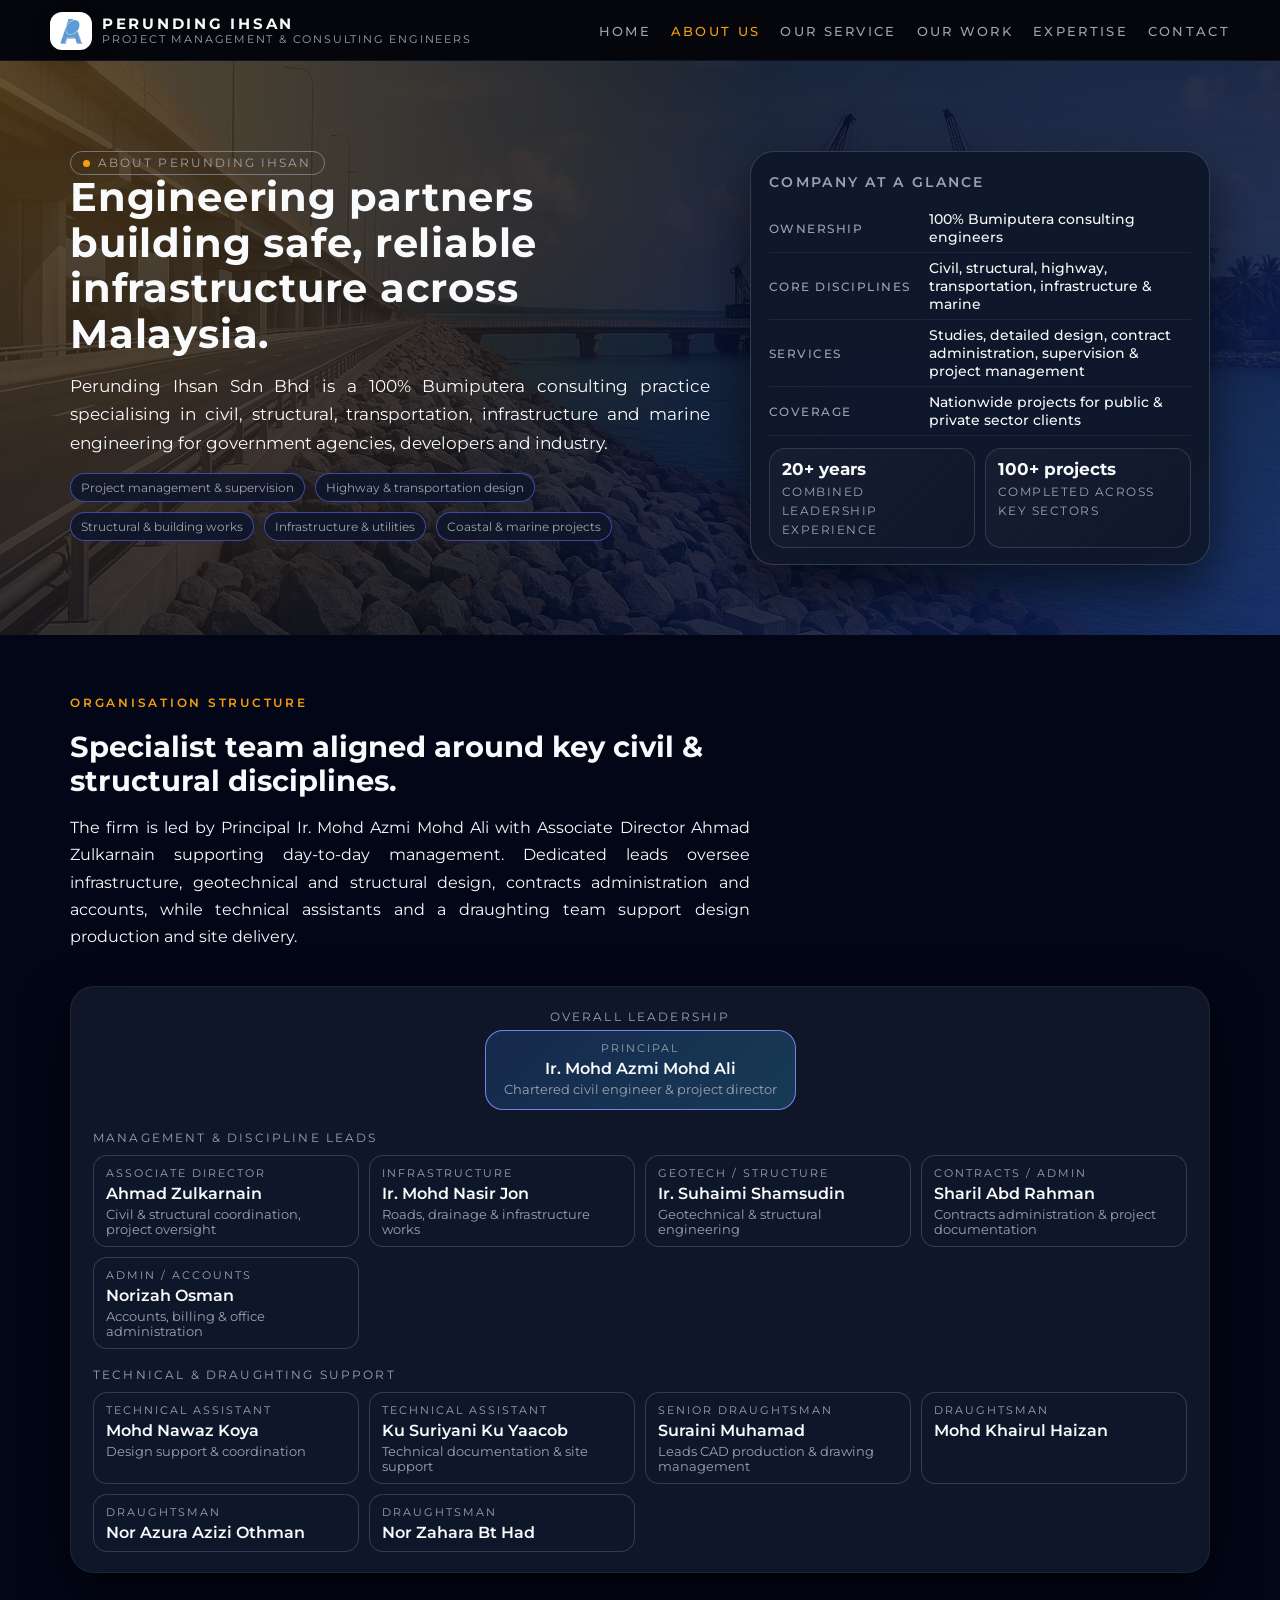
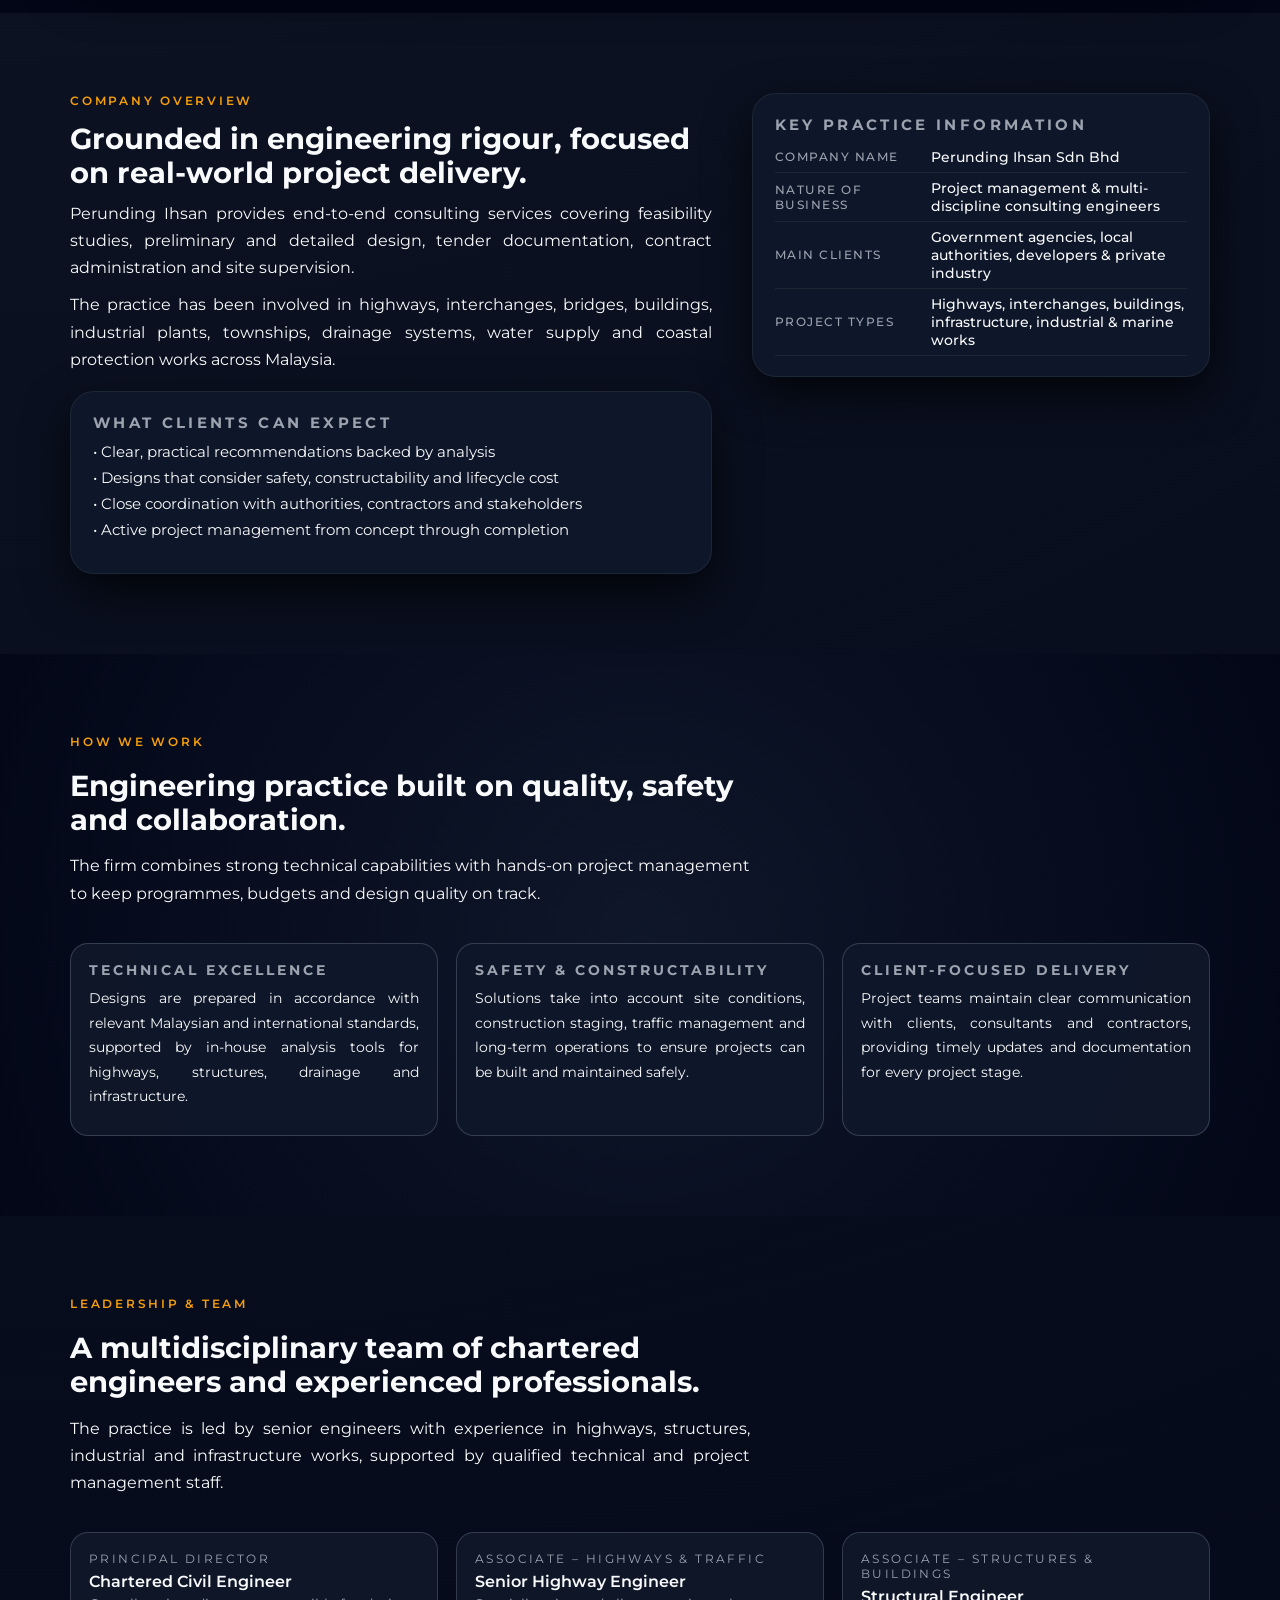
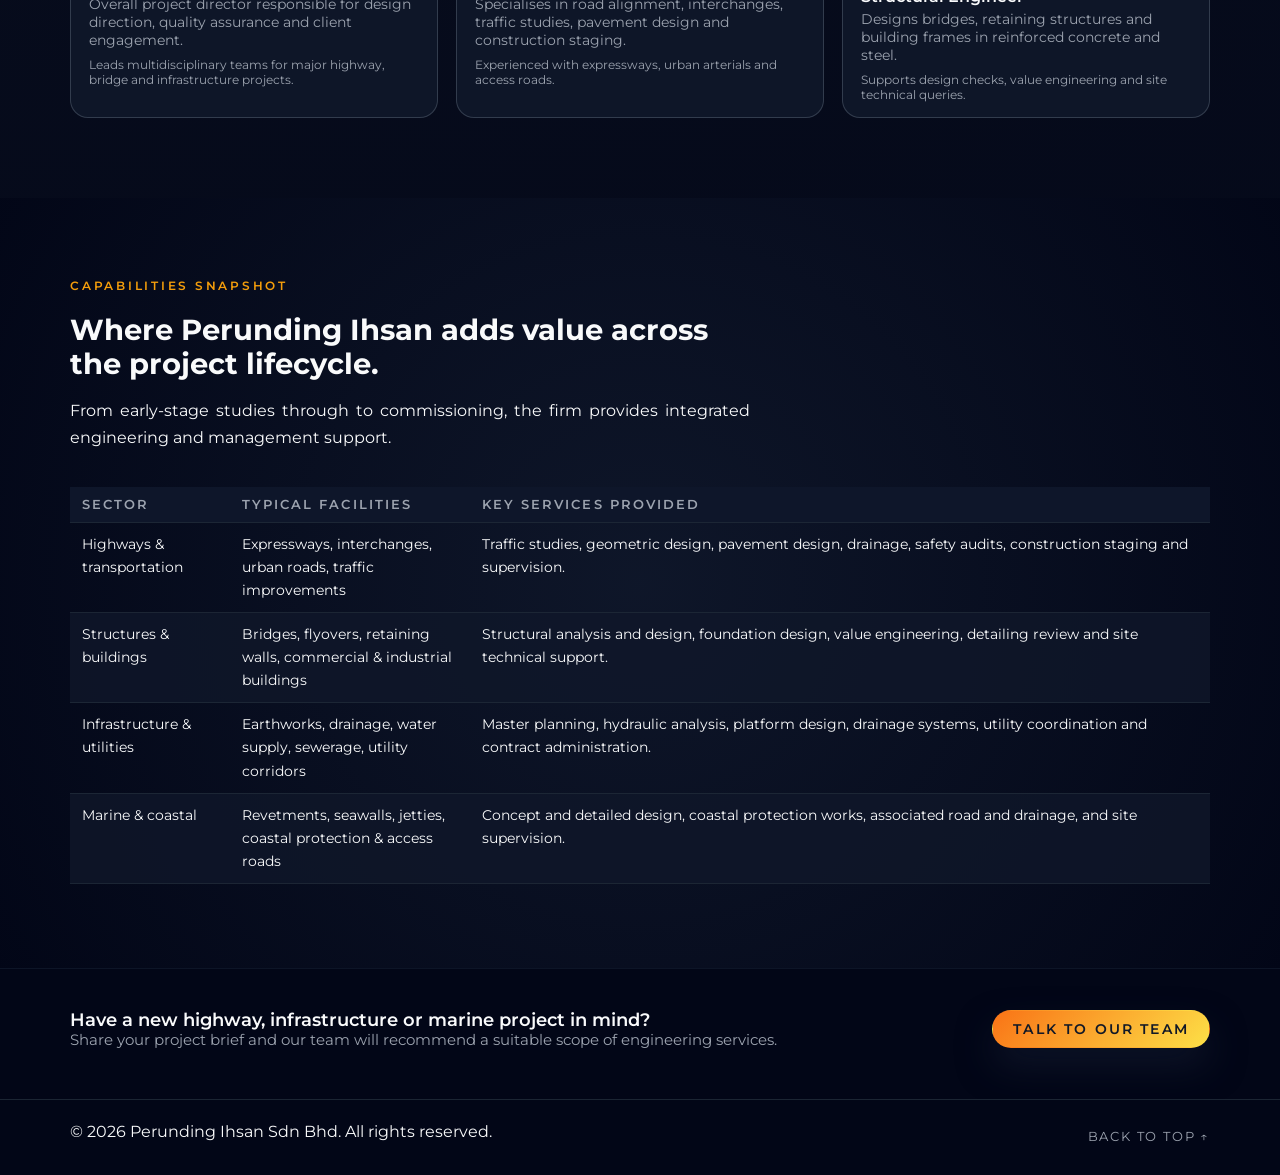
<file: about.html>
<!DOCTYPE html>
<html lang="en">
<head>
  <meta charset="UTF-8" />
  <title>About – Perunding Ihsan Sdn Bhd</title>
  <meta name="viewport" content="width=device-width, initial-scale=1.0" />

  <!-- Montserrat -->
  <link rel="preconnect" href="https://fonts.googleapis.com">
  <link rel="preconnect" href="https://fonts.gstatic.com" crossorigin>
  <link href="https://fonts.googleapis.com/css2?family=Montserrat:wght@300;400;500;600;700;800&display=swap" rel="stylesheet">

  <style>
    :root{
      --bg:#05060b;
      --bg-soft:#0b1020;
      --surface:#0b1020;
      --surface-soft:#151826;
      --accent:#f59e0b;
      --accent-soft:rgba(245,158,11,0.14);
      --text:#f9fafb;
      --muted:#9ca3af;
      --border:#1f2937;
      --radius-lg:18px;
      --radius-xl:24px;
      --shadow-soft:0 22px 55px rgba(0,0,0,0.6);
    }

    *,
    *::before,
    *::after{
      box-sizing:border-box;
    }

    html,body{
      margin:0;
      padding:0;
      font-family:"Montserrat", system-ui, -apple-system, BlinkMacSystemFont, "Segoe UI", sans-serif;
      background:radial-gradient(circle at top left,#111827,#020617);
      color:var(--text);
      scroll-behavior:smooth;
    }

    body{
      min-height:100vh;
      display:flex;
      flex-direction:column;
    }

    img{
      max-width:100%;
      display:block;
    }

    .container{
      width:100%;
      max-width:1180px;
      margin:0 auto;
      padding:0 20px;
    }

    /* ========== TOPBAR / NAVIGATION ========== */

    .topbar{
      position:sticky;
      top:0;
      z-index:40;
      background:rgba(5,6,11,0.95);
      backdrop-filter:blur(10px);
      border-bottom:1px solid rgba(15,23,42,0.9);
    }

    .topbar-inner{
      display:flex;
      align-items:center;
      justify-content:space-between;
      padding:12px 0 10px;
    }

    .brand{
      display:flex;
      align-items:center;
      gap:10px;
      text-decoration:none;
      color:var(--text);
    }

    .brand-logo{
      border-radius:12px;
      background:#ffffff;
      padding:4px 6px;
      box-shadow:0 8px 18px rgba(0,0,0,0.35);
    }

    .logo{
      height:30px;
      width:auto;
      display:block;
    }

    .brand-text-wrap{
      display:flex;
      flex-direction:column;
      line-height:1.2;
    }

    .brand-name{
      font-weight:700;
      font-size:.95rem;
      letter-spacing:.18em;
      text-transform:uppercase;
    }

    .brand-tagline{
      font-size:.7rem;
      text-transform:uppercase;
      letter-spacing:.16em;
      color:var(--muted);
    }

    .nav{
      display:flex;
      align-items:center;
      gap:20px;
    }

    .nav a,
    .nav-dropdown-trigger{
      font-size:.8rem;
      font-weight:500;
      text-transform:uppercase;
      letter-spacing:.18em;
      color:var(--muted);
      text-decoration:none;
      background:none;
      border:none;
      padding:4px 0;
      cursor:pointer;
    }

    .nav a:hover,
    .nav-dropdown-trigger:hover{
      color:var(--text);
    }

    .nav a.nav-active{
      color:var(--accent);
    }

    .nav-dropdown{
      position:relative;
    }

    .nav-dropdown-trigger{
      display:flex;
      align-items:center;
      gap:6px;
    }

    .nav-dropdown-trigger::after{
      content:"▾";
      font-size:.7rem;
      transform:translateY(-1px);
    }

    .nav-dropdown-menu{
      position:absolute;
      right:0;
      top:130%;
      background:var(--surface-soft);
      border-radius:14px;
      padding:6px 0;
      min-width:230px;
      box-shadow:var(--shadow-soft);
      border:1px solid var(--border);
      display:none;
      z-index:30;
    }

    .nav-dropdown-menu a{
      display:block;
      padding:8px 14px;
      font-size:.78rem;
      letter-spacing:.12em;
      text-transform:uppercase;
      color:var(--muted);
      text-decoration:none;
    }

    .nav-dropdown-menu a:hover{
      background:#020617;
      color:var(--text);
    }

    .nav-dropdown:hover .nav-dropdown-menu{
      display:block;
    }

    /* Mobile nav toggle */

    .nav-toggle{
      display:none;
      flex-direction:column;
      gap:4px;
      background:none;
      border:none;
      padding:6px 0 6px 10px;
      margin-left:10px;
      cursor:pointer;
    }

    .nav-toggle span{
      display:block;
      width:20px;
      height:2px;
      border-radius:99px;
      background:var(--text);
    }

    @media (max-width: 840px){
      .nav{
        position:fixed;
        inset:56px 16px auto 16px;
        flex-direction:column;
        align-items:flex-start;
        padding:16px 16px 14px;
        background:rgba(15,23,42,0.98);
        border-radius:18px;
        border:1px solid rgba(31,41,55,0.9);
        box-shadow:var(--shadow-soft);
        max-height:0;
        overflow:hidden;
        opacity:0;
        pointer-events:none;
        transition:max-height .22s ease, opacity .16s ease;
      }

      .nav-open{
        max-height:260px;
        opacity:1;
        pointer-events:auto;
      }

      .nav-dropdown{
        width:100%;
      }

      .nav-dropdown-menu{
        position:static;
        border-radius:10px;
        box-shadow:none;
        border:none;
        margin-top:6px;
        background:#020617;
      }

      .nav-toggle{
        display:flex;
      }

      .topbar-inner{
        padding:10px 0 9px;
      }
    }

    /* ========== GENERIC ELEMENTS ========== */

    .section{
      padding:80px 0;
    }

    .section-alt{
      background:radial-gradient(circle at center, rgba(15,23,42,0.95), rgba(2,6,23,0.9));
    }

    .section-eyebrow{
      text-transform:uppercase;
      letter-spacing:.23em;
      font-size:.75rem;
      color:var(--accent);
      margin-bottom:14px;
      font-weight:600;
    }

    h1,h2,h3,h4{
      margin:0 0 10px;
      line-height:1.15;
    }

    h1{
      font-size:clamp(2.2rem, 3.1vw, 3rem);
      letter-spacing:.02em;
    }

    h2{
      font-size:clamp(1.5rem, 2.3vw, 2.1rem);
    }

    h3{
      font-size:1rem;
    }

    p{
      margin:0 0 10px;
      font-size:1rem;
      line-height:1.7;
      color:var(--text);
      text-align:justify;
    }

    .lead{
      font-size:1.05rem;
      max-width:640px;
    }

    .btn{
      display:inline-flex;
      align-items:center;
      justify-content:center;
      padding:10px 20px;
      border-radius:999px;
      border:1px solid transparent;
      text-decoration:none;
      font-size:.85rem;
      font-weight:600;
      letter-spacing:.16em;
      text-transform:uppercase;
      cursor:pointer;
      gap:8px;
      white-space:nowrap;
    }

    .btn-primary{
      background:linear-gradient(135deg,#f97316,#fde047);
      color:#111827;
      box-shadow:0 18px 35px rgba(15,23,42,0.8);
    }

    .btn-primary:hover{
      filter:brightness(1.05);
    }

    .btn-ghost{
      background:transparent;
      border-color:rgba(148,163,184,0.7);
      color:var(--text);
    }

    .pill{
      display:inline-flex;
      align-items:center;
      gap:8px;
      padding:4px 12px;
      border-radius:999px;
      border:1px solid rgba(148,163,184,0.6);
      font-size:.72rem;
      text-transform:uppercase;
      letter-spacing:.18em;
      color:var(--muted);
    }

    .pill-dot{
      width:7px;
      height:7px;
      border-radius:999px;
      background:var(--accent);
    }

    /* ========== SUBPAGE HERO ========== */

    .subpage-hero{
      position:relative;
      padding:90px 0 70px;
      background:
        radial-gradient(circle at top left, rgba(245,158,11,0.3), transparent 55%),
        radial-gradient(circle at bottom right, rgba(30,64,175,0.45), transparent 60%),
        linear-gradient(to bottom,#020617,#020617);
      overflow:hidden;
    }

    .subpage-hero::before{
      content:"";
      position:absolute;
      inset:-40px;
      background:url("images/projects.png") right center/cover no-repeat;
      opacity:0.16;
      mix-blend-mode:screen;
      pointer-events:none;
    }

    .subpage-hero-inner{
      position:relative;
      z-index:1;
      display:grid;
      grid-template-columns:minmax(0,1.4fr) minmax(0,1fr);
      gap:36px;
      align-items:flex-start;
    }

    .subpage-title{
      margin-bottom:14px;
    }

    .subpage-meta-row{
      display:flex;
      flex-wrap:wrap;
      gap:10px;
      margin-top:16px;
    }

    .hero-facts-card{
      background:rgba(15,23,42,0.96);
      border-radius:var(--radius-xl);
      padding:18px 18px 16px;
      border:1px solid rgba(55,65,81,0.9);
      box-shadow:var(--shadow-soft);
    }

    .hero-facts-title{
      font-size:.9rem;
      font-weight:600;
      letter-spacing:.16em;
      text-transform:uppercase;
      color:var(--muted);
      margin-bottom:10px;
    }

    .key-facts-table{
      width:100%;
      border-collapse:collapse;
      font-size:.9rem;
    }

    .key-facts-table th,
    .key-facts-table td{
      padding:6px 0;
      border-bottom:1px solid rgba(31,41,55,0.9);
    }

    .key-facts-table th{
      text-align:left;
      font-weight:500;
      color:var(--muted);
      width:38%;
      font-size:.78rem;
      letter-spacing:.12em;
      text-transform:uppercase;
    }

    .key-facts-table td{
      color:var(--text);
      font-weight:500;
      font-size:.9rem;
    }

    .hero-tag-grid{
      display:grid;
      grid-template-columns:repeat(auto-fit,minmax(120px,1fr));
      gap:8px;
      margin-top:8px;
    }

    .hero-tag{
      padding:6px 10px;
      border-radius:999px;
      border:1px solid rgba(99,102,241,0.6);
      font-size:.78rem;
      color:var(--muted);
      background:rgba(15,23,42,0.9);
      white-space:nowrap;
    }

    @media (max-width: 880px){
      .subpage-hero-inner{
        grid-template-columns:1fr;
      }
    }

    @media (max-width: 640px){
      .subpage-hero{
        padding:78px 0 56px;
      }

      h1{
        font-size:2rem;
      }

      .lead{
        font-size:.98rem;
      }
    }

    /* ========== ABOUT SECTIONS ========== */

    .about-layout{
      display:grid;
      grid-template-columns:minmax(0,1.4fr) minmax(0,1fr);
      gap:40px;
      align-items:flex-start;
    }

    .about-block{
      background:rgba(15,23,42,0.97);
      border-radius:var(--radius-xl);
      padding:22px 22px 20px;
      border:1px solid rgba(31,41,55,0.9);
      box-shadow:0 18px 45px rgba(0,0,0,0.7);
    }

    .about-block h3{
      font-size:.95rem;
      text-transform:uppercase;
      letter-spacing:.22em;
      color:var(--muted);
      margin-bottom:8px;
    }

    .about-block p{
      font-size:.95rem;
    }

    .about-stats-grid{
      display:grid;
      grid-template-columns:repeat(auto-fit,minmax(150px,1fr));
      gap:10px;
      margin-top:12px;
    }

    .about-stat-card{
      background:linear-gradient(135deg, rgba(248,250,252,0.03), rgba(15,23,42,0.95));
      border-radius:16px;
      padding:10px 12px 9px;
      border:1px solid rgba(55,65,81,0.85);
    }

    .about-stat-number{
      display:block;
      font-weight:700;
      font-size:1.05rem;
      margin-bottom:2px;
    }

    .about-stat-label{
      font-size:.78rem;
      color:var(--muted);
      text-transform:uppercase;
      letter-spacing:.12em;
    }

    /* ========== ORG STRUCTURE (NEW) ========== */

    .org-section{
      background:#020617;
      padding-top:60px;
      padding-bottom:40px;
    }

    .org-wrapper{
      background:rgba(15,23,42,0.97);
      border-radius:var(--radius-xl);
      padding:22px 22px 20px;
      border:1px solid rgba(31,41,55,0.9);
      box-shadow:0 18px 45px rgba(0,0,0,0.7);
    }

    .org-matrix-top{
      text-align:center;
      margin-bottom:20px;
    }

    .org-pill-title{
      font-size:.75rem;
      text-transform:uppercase;
      letter-spacing:.18em;
      color:var(--muted);
      margin-bottom:6px;
    }

    .org-principal{
      display:inline-flex;
      flex-direction:column;
      align-items:center;
      justify-content:center;
      padding:10px 18px 12px;
      border-radius:18px;
      background:linear-gradient(135deg, rgba(59,130,246,0.18), rgba(56,189,248,0.22));
      border:1px solid rgba(129,140,248,0.9);
      min-width:240px;
    }

    .org-role{
      font-size:.7rem;
      text-transform:uppercase;
      letter-spacing:.18em;
      color:var(--muted);
    }

    .org-name{
      font-size:.98rem;
      font-weight:600;
      margin-top:4px;
      text-align:center;
    }

    .org-meta{
      font-size:.8rem;
      color:var(--muted);
      margin-top:4px;
      text-align:center;
    }

    .org-row{
      margin-top:6px;
    }

    .org-row-label{
      font-size:.75rem;
      text-transform:uppercase;
      letter-spacing:.18em;
      color:var(--muted);
      margin:4px 0 10px;
    }

    .org-grid{
      display:grid;
      grid-template-columns:repeat(4,minmax(0,1fr));
      gap:10px;
    }

    .org-card{
      background:rgba(15,23,42,0.9);
      border-radius:14px;
      padding:10px 12px 9px;
      border:1px solid rgba(55,65,81,0.9);
    }

    .org-card .org-name{
      text-align:left;
    }

    .org-card .org-meta{
      text-align:left;
    }

    @media (max-width: 1024px){
      .org-grid{
        grid-template-columns:repeat(3,minmax(0,1fr));
      }
    }

    @media (max-width: 768px){
      .org-grid{
        grid-template-columns:repeat(2,minmax(0,1fr));
      }

      .org-principal{
        width:100%;
      }
    }

    @media (max-width: 540px){
      .org-grid{
        grid-template-columns:1fr;
      }
    }

    @media (max-width: 900px){
      .about-layout{
        grid-template-columns:1fr;
      }
    }

    .section-header{
      display:flex;
      flex-direction:column;
      gap:6px;
      margin-bottom:26px;
      max-width:680px;
    }

    .card-grid{
      display:grid;
      grid-template-columns:repeat(3,minmax(0,1fr));
      gap:18px;
    }

    .info-card{
      background:rgba(15,23,42,0.97);
      border-radius:var(--radius-lg);
      padding:18px 18px 16px;
      border:1px solid rgba(55,65,81,0.95);
    }

    .info-card h3{
      font-size:.9rem;
      text-transform:uppercase;
      letter-spacing:.2em;
      color:var(--muted);
      margin-bottom:8px;
    }

    .info-card p{
      font-size:.9rem;
    }

    @media (max-width: 900px){
      .card-grid{
        grid-template-columns:repeat(2,minmax(0,1fr));
      }
    }

    @media (max-width: 640px){
      .card-grid{
        grid-template-columns:1fr;
      }
    }

    /* Team section */

    .team-grid{
      display:grid;
      grid-template-columns:repeat(3,minmax(0,1fr));
      gap:18px;
    }

    .team-card{
      background:rgba(15,23,42,0.97);
      border-radius:var(--radius-lg);
      padding:18px 18px 15px;
      border:1px solid rgba(55,65,81,0.9);
    }

    .team-role{
      font-size:.75rem;
      text-transform:uppercase;
      letter-spacing:.2em;
      color:var(--muted);
      margin-bottom:6px;
    }

    .team-name{
      font-weight:600;
      font-size:.98rem;
      margin-bottom:4px;
    }

    .team-focus{
      font-size:.9rem;
      color:var(--muted);
      margin-bottom:8px;
    }

    .team-meta{
      font-size:.78rem;
      color:var(--muted);
    }

    @media (max-width: 900px){
      .team-grid{
        grid-template-columns:repeat(2,minmax(0,1fr));
      }
    }

    @media (max-width: 640px){
      .team-grid{
        grid-template-columns:1fr;
      }
    }

    /* Capabilities table */

    .table-scroll{
      width:100%;
      overflow-x:auto;
      padding-bottom:4px;
    }

    .cap-table{
      width:100%;
      border-collapse:collapse;
      min-width:560px;
      font-size:.9rem;
    }

    .cap-table thead{
      background:rgba(15,23,42,0.98);
    }

    .cap-table th,
    .cap-table td{
      padding:10px 12px;
      border-bottom:1px solid rgba(31,41,55,0.9);
      vertical-align:top;
    }

    .cap-table th{
      text-align:left;
      font-size:.8rem;
      text-transform:uppercase;
      letter-spacing:.16em;
      color:var(--muted);
      font-weight:600;
    }

    .cap-table td{
      color:var(--text);
      line-height:1.6;
    }

    .cap-table tbody tr:nth-child(even){
      background:rgba(15,23,42,0.8);
    }

    /* CTA strip */

    .cta-strip{
      padding:40px 0 50px;
      border-top:1px solid rgba(15,23,42,0.9);
      background:#020617;
    }

    .cta-inner{
      display:flex;
      flex-wrap:wrap;
      align-items:center;
      justify-content:space-between;
      gap:18px;
    }

    .cta-title{
      font-size:1.1rem;
      font-weight:600;
    }

    .cta-sub{
      font-size:.95rem;
      color:var(--muted);
    }

    @media (max-width: 640px){
      .cta-title{
        font-size:1rem;
      }
    }

    /* Footer */

    .site-footer{
      border-top:1px solid rgba(31,41,55,0.9);
      background:#020617;
      margin-top:auto;
    }

    .footer-inner{
      display:flex;
      align-items:center;
      justify-content:space-between;
      gap:10px;
      padding:18px 20px 20px;
      font-size:.8rem;
      color:var(--muted);
    }

    .back-to-top{
      color:var(--muted);
      text-decoration:none;
      font-size:.8rem;
      letter-spacing:.14em;
      text-transform:uppercase;
    }

    .back-to-top:hover{
      color:var(--accent);
    }

    @media (max-width: 640px){
      .footer-inner{
        flex-direction:column;
        align-items:flex-start;
      }
    }
  </style>
</head>
<body id="top">
  <header class="topbar" id="top">
    <div class="container topbar-inner">
      <a href="index.html#home" class="brand">
        <div class="brand-logo">
          <img src="images/logo.png" alt="Perunding Ihsan Sdn Bhd" class="logo">
        </div>
        <div class="brand-text-wrap">
          <span class="brand-name">Perunding Ihsan</span>
          <span class="brand-tagline">Project Management &amp; Consulting Engineers</span>
        </div>
      </a>

      <nav class="nav">
        <a href="index.html#home">Home</a>
        <a href="about.html" class="nav-active">About Us</a>
        <a href="service.html">Our Service</a>
        <a href="our-work.html">Our Work</a>
        <a href="expertise.html">Expertise</a>
        <a href="contact.html">Contact</a>
      </nav>

      <button class="nav-toggle" aria-label="Toggle navigation">
        <span></span><span></span>
      </button>
    </div>
  </header>

  <main>
    <!-- ABOUT HERO -->
    <section class="subpage-hero">
      <div class="container subpage-hero-inner">
        <div>
          <div class="pill">
            <span class="pill-dot"></span>
            <span>About Perunding Ihsan</span>
          </div>
          <h1 class="subpage-title">
            Engineering partners building safe, reliable infrastructure across Malaysia.
          </h1>
          <p class="lead">
            Perunding Ihsan Sdn Bhd is a 100% Bumiputera consulting practice specialising in civil, structural,
            transportation, infrastructure and marine engineering for government agencies, developers and industry.
          </p>

          <div class="subpage-meta-row">
            <div class="hero-tag">Project management &amp; supervision</div>
            <div class="hero-tag">Highway &amp; transportation design</div>
            <div class="hero-tag">Structural &amp; building works</div>
            <div class="hero-tag">Infrastructure &amp; utilities</div>
            <div class="hero-tag">Coastal &amp; marine projects</div>
          </div>
        </div>

        <aside class="hero-facts-card">
          <p class="hero-facts-title">Company at a glance</p>
          <table class="key-facts-table">
            <tbody>
              <tr>
                <th>Ownership</th>
                <td>100% Bumiputera consulting engineers</td>
              </tr>
              <tr>
                <th>Core disciplines</th>
                <td>Civil, structural, highway, transportation, infrastructure &amp; marine</td>
              </tr>
              <tr>
                <th>Services</th>
                <td>Studies, detailed design, contract administration, supervision &amp; project management</td>
              </tr>
              <tr>
                <th>Coverage</th>
                <td>Nationwide projects for public &amp; private sector clients</td>
              </tr>
            </tbody>
          </table>
          <div class="about-stats-grid" style="margin-top:12px">
            <div class="about-stat-card">
              <span class="about-stat-number">20+ years</span>
              <span class="about-stat-label">Combined leadership experience</span>
            </div>
            <div class="about-stat-card">
              <span class="about-stat-number">100+ projects</span>
              <span class="about-stat-label">Completed across key sectors</span>
            </div>
          </div>
        </aside>
      </div>
    </section>

    <!-- ORG STRUCTURE SUMMARY (NEW) -->
    <section class="section org-section">
      <div class="container">
        <div class="section-header">
          <div class="section-eyebrow">Organisation structure</div>
          <h2>Specialist team aligned around key civil &amp; structural disciplines.</h2>
          <p>
            The firm is led by Principal Ir. Mohd Azmi Mohd Ali with Associate Director Ahmad Zulkarnain supporting day-to-day
            management. Dedicated leads oversee infrastructure, geotechnical and structural design, contracts administration and
            accounts, while technical assistants and a draughting team support design production and site delivery.
          </p>
        </div>

        <div class="org-wrapper">
          <div class="org-matrix-top">
            <div class="org-pill-title">Overall leadership</div>
            <div class="org-principal">
              <div class="org-role">Principal</div>
              <div class="org-name">Ir. Mohd Azmi Mohd Ali</div>
              <div class="org-meta">Chartered civil engineer &amp; project director</div>
            </div>
          </div>

          <div class="org-row">
            <div class="org-row-label">Management &amp; discipline leads</div>
            <div class="org-grid">
              <div class="org-card">
                <div class="org-role">Associate Director</div>
                <div class="org-name">Ahmad Zulkarnain</div>
                <div class="org-meta">Civil &amp; structural coordination, project oversight</div>
              </div>
              <div class="org-card">
                <div class="org-role">Infrastructure</div>
                <div class="org-name">Ir. Mohd Nasir Jon</div>
                <div class="org-meta">Roads, drainage &amp; infrastructure works</div>
              </div>
              <div class="org-card">
                <div class="org-role">Geotech / Structure</div>
                <div class="org-name">Ir. Suhaimi Shamsudin</div>
                <div class="org-meta">Geotechnical &amp; structural engineering</div>
              </div>
              <div class="org-card">
                <div class="org-role">Contracts / Admin</div>
                <div class="org-name">Sharil Abd Rahman</div>
                <div class="org-meta">Contracts administration &amp; project documentation</div>
              </div>
              <div class="org-card">
                <div class="org-role">Admin / Accounts</div>
                <div class="org-name">Norizah Osman</div>
                <div class="org-meta">Accounts, billing &amp; office administration</div>
              </div>
            </div>
          </div>

          <div class="org-row" style="margin-top:18px;">
            <div class="org-row-label">Technical &amp; draughting support</div>
            <div class="org-grid">
              <div class="org-card">
                <div class="org-role">Technical Assistant</div>
                <div class="org-name">Mohd Nawaz Koya</div>
                <div class="org-meta">Design support &amp; coordination</div>
              </div>
              <div class="org-card">
                <div class="org-role">Technical Assistant</div>
                <div class="org-name">Ku Suriyani Ku Yaacob</div>
                <div class="org-meta">Technical documentation &amp; site support</div>
              </div>
              <div class="org-card">
                <div class="org-role">Senior Draughtsman</div>
                <div class="org-name">Suraini Muhamad</div>
                <div class="org-meta">Leads CAD production &amp; drawing management</div>
              </div>
              <div class="org-card">
                <div class="org-role">Draughtsman</div>
                <div class="org-name">Mohd Khairul Haizan</div>
              </div>
              <div class="org-card">
                <div class="org-role">Draughtsman</div>
                <div class="org-name">Nor Azura Azizi Othman</div>
              </div>
              <div class="org-card">
                <div class="org-role">Draughtsman</div>
                <div class="org-name">Nor Zahara Bt Had</div>
              </div>
            </div>
          </div>
        </div>
      </div>
    </section>

    <!-- COMPANY OVERVIEW -->
    <section class="section">
      <div class="container about-layout">
        <div>
          <div class="section-eyebrow">Company overview</div>
          <h2>Grounded in engineering rigour, focused on real-world project delivery.</h2>
          <p>
            Perunding Ihsan provides end-to-end consulting services covering feasibility studies, preliminary and
            detailed design, tender documentation, contract administration and site supervision.
          </p>
          <p>
            The practice has been involved in highways, interchanges, bridges, buildings, industrial plants,
            townships, drainage systems, water supply and coastal protection works across Malaysia.
          </p>

          <div class="about-block" style="margin-top:18px">
            <h3>What clients can expect</h3>
            <p>
              • Clear, practical recommendations backed by analysis<br>
              • Designs that consider safety, constructability and lifecycle cost<br>
              • Close coordination with authorities, contractors and stakeholders<br>
              • Active project management from concept through completion
            </p>
          </div>
        </div>

        <div>
          <div class="about-block">
            <h3>Key practice information</h3>
            <table class="key-facts-table">
              <tbody>
                <tr>
                  <th>Company name</th>
                  <td>Perunding Ihsan Sdn Bhd</td>
                </tr>
                <tr>
                  <th>Nature of business</th>
                  <td>Project management &amp; multi-discipline consulting engineers</td>
                </tr>
                <tr>
                  <th>Main clients</th>
                  <td>Government agencies, local authorities, developers &amp; private industry</td>
                </tr>
                <tr>
                  <th>Project types</th>
                  <td>Highways, interchanges, buildings, infrastructure, industrial &amp; marine works</td>
                </tr>
              </tbody>
            </table>
          </div>
        </div>
      </div>
    </section>

    <!-- HOW WE WORK / VALUES -->
    <section class="section section-alt">
      <div class="container">
        <div class="section-header">
          <div class="section-eyebrow">How we work</div>
          <h2>Engineering practice built on quality, safety and collaboration.</h2>
          <p>
            The firm combines strong technical capabilities with hands-on project management to keep programmes,
            budgets and design quality on track.
          </p>
        </div>

        <div class="card-grid">
          <article class="info-card">
            <h3>Technical excellence</h3>
            <p>
              Designs are prepared in accordance with relevant Malaysian and international standards, supported by
              in-house analysis tools for highways, structures, drainage and infrastructure.
            </p>
          </article>
          <article class="info-card">
            <h3>Safety &amp; constructability</h3>
            <p>
              Solutions take into account site conditions, construction staging, traffic management and long-term
              operations to ensure projects can be built and maintained safely.
            </p>
          </article>
          <article class="info-card">
            <h3>Client-focused delivery</h3>
            <p>
              Project teams maintain clear communication with clients, consultants and contractors, providing timely
              updates and documentation for every project stage.
            </p>
          </article>
        </div>
      </div>
    </section>

    <!-- TEAM / LEADERSHIP -->
    <section class="section">
      <div class="container">
        <div class="section-header">
          <div class="section-eyebrow">Leadership &amp; team</div>
          <h2>A multidisciplinary team of chartered engineers and experienced professionals.</h2>
          <p>
            The practice is led by senior engineers with experience in highways, structures, industrial and
            infrastructure works, supported by qualified technical and project management staff.
          </p>
        </div>

        <div class="team-grid">
          <div class="team-card">
            <div class="team-role">Principal Director</div>
            <div class="team-name">Chartered Civil Engineer</div>
            <div class="team-focus">
              Overall project director responsible for design direction, quality assurance and client engagement.
            </div>
            <div class="team-meta">Leads multidisciplinary teams for major highway, bridge and infrastructure projects.</div>
          </div>

          <div class="team-card">
            <div class="team-role">Associate – Highways &amp; Traffic</div>
            <div class="team-name">Senior Highway Engineer</div>
            <div class="team-focus">
              Specialises in road alignment, interchanges, traffic studies, pavement design and construction staging.
            </div>
            <div class="team-meta">Experienced with expressways, urban arterials and access roads.</div>
          </div>

          <div class="team-card">
            <div class="team-role">Associate – Structures &amp; Buildings</div>
            <div class="team-name">Structural Engineer</div>
            <div class="team-focus">
              Designs bridges, retaining structures and building frames in reinforced concrete and steel.
            </div>
            <div class="team-meta">Supports design checks, value engineering and site technical queries.</div>
          </div>
        </div>
      </div>
    </section>

    <!-- CAPABILITIES SNAPSHOT TABLE -->
    <section class="section section-alt">
      <div class="container">
        <div class="section-header">
          <div class="section-eyebrow">Capabilities snapshot</div>
          <h2>Where Perunding Ihsan adds value across the project lifecycle.</h2>
          <p>
            From early-stage studies through to commissioning, the firm provides integrated engineering and
            management support.
          </p>
        </div>

        <div class="table-scroll">
          <table class="cap-table">
            <thead>
              <tr>
                <th style="width:160px">Sector</th>
                <th style="width:240px">Typical facilities</th>
                <th>Key services provided</th>
              </tr>
            </thead>
            <tbody>
              <tr>
                <td>Highways &amp; transportation</td>
                <td>Expressways, interchanges, urban roads, traffic improvements</td>
                <td>
                  Traffic studies, geometric design, pavement design, drainage, safety audits, construction staging
                  and supervision.
                </td>
              </tr>
              <tr>
                <td>Structures &amp; buildings</td>
                <td>Bridges, flyovers, retaining walls, commercial &amp; industrial buildings</td>
                <td>
                  Structural analysis and design, foundation design, value engineering, detailing review and site
                  technical support.
                </td>
              </tr>
              <tr>
                <td>Infrastructure &amp; utilities</td>
                <td>Earthworks, drainage, water supply, sewerage, utility corridors</td>
                <td>
                  Master planning, hydraulic analysis, platform design, drainage systems, utility coordination and
                  contract administration.
                </td>
              </tr>
              <tr>
                <td>Marine &amp; coastal</td>
                <td>Revetments, seawalls, jetties, coastal protection &amp; access roads</td>
                <td>
                  Concept and detailed design, coastal protection works, associated road and drainage, and site
                  supervision.
                </td>
              </tr>
            </tbody>
          </table>
        </div>
      </div>
    </section>

    <!-- CTA -->
    <section class="cta-strip">
      <div class="container cta-inner">
        <div>
          <div class="cta-title">Have a new highway, infrastructure or marine project in mind?</div>
          <div class="cta-sub">
            Share your project brief and our team will recommend a suitable scope of engineering services.
          </div>
        </div>
        <a href="contact.html" class="btn btn-primary">Talk to our team</a>
      </div>
    </section>
  </main>

  <footer class="site-footer">
    <div class="container footer-inner">
      <p>© <span id="year"></span> Perunding Ihsan Sdn Bhd. All rights reserved.</p>
      <a href="#top" class="back-to-top">Back to top ↑</a>
    </div>
  </footer>

  <script>
    // Mobile nav toggle
    const navToggle = document.querySelector('.nav-toggle');
    const nav = document.querySelector('.nav');

    if (navToggle && nav) {
      navToggle.addEventListener('click', () => {
        nav.classList.toggle('nav-open');
      });

      nav.querySelectorAll('a').forEach(link => {
        link.addEventListener('click', () => {
          nav.classList.remove('nav-open');
        });
      });
    }

    // Current year in footer
    const yearSpan = document.getElementById('year');
    if (yearSpan) {
      yearSpan.textContent = new Date().getFullYear();
    }
  </script>
</body>
</html>
</file>
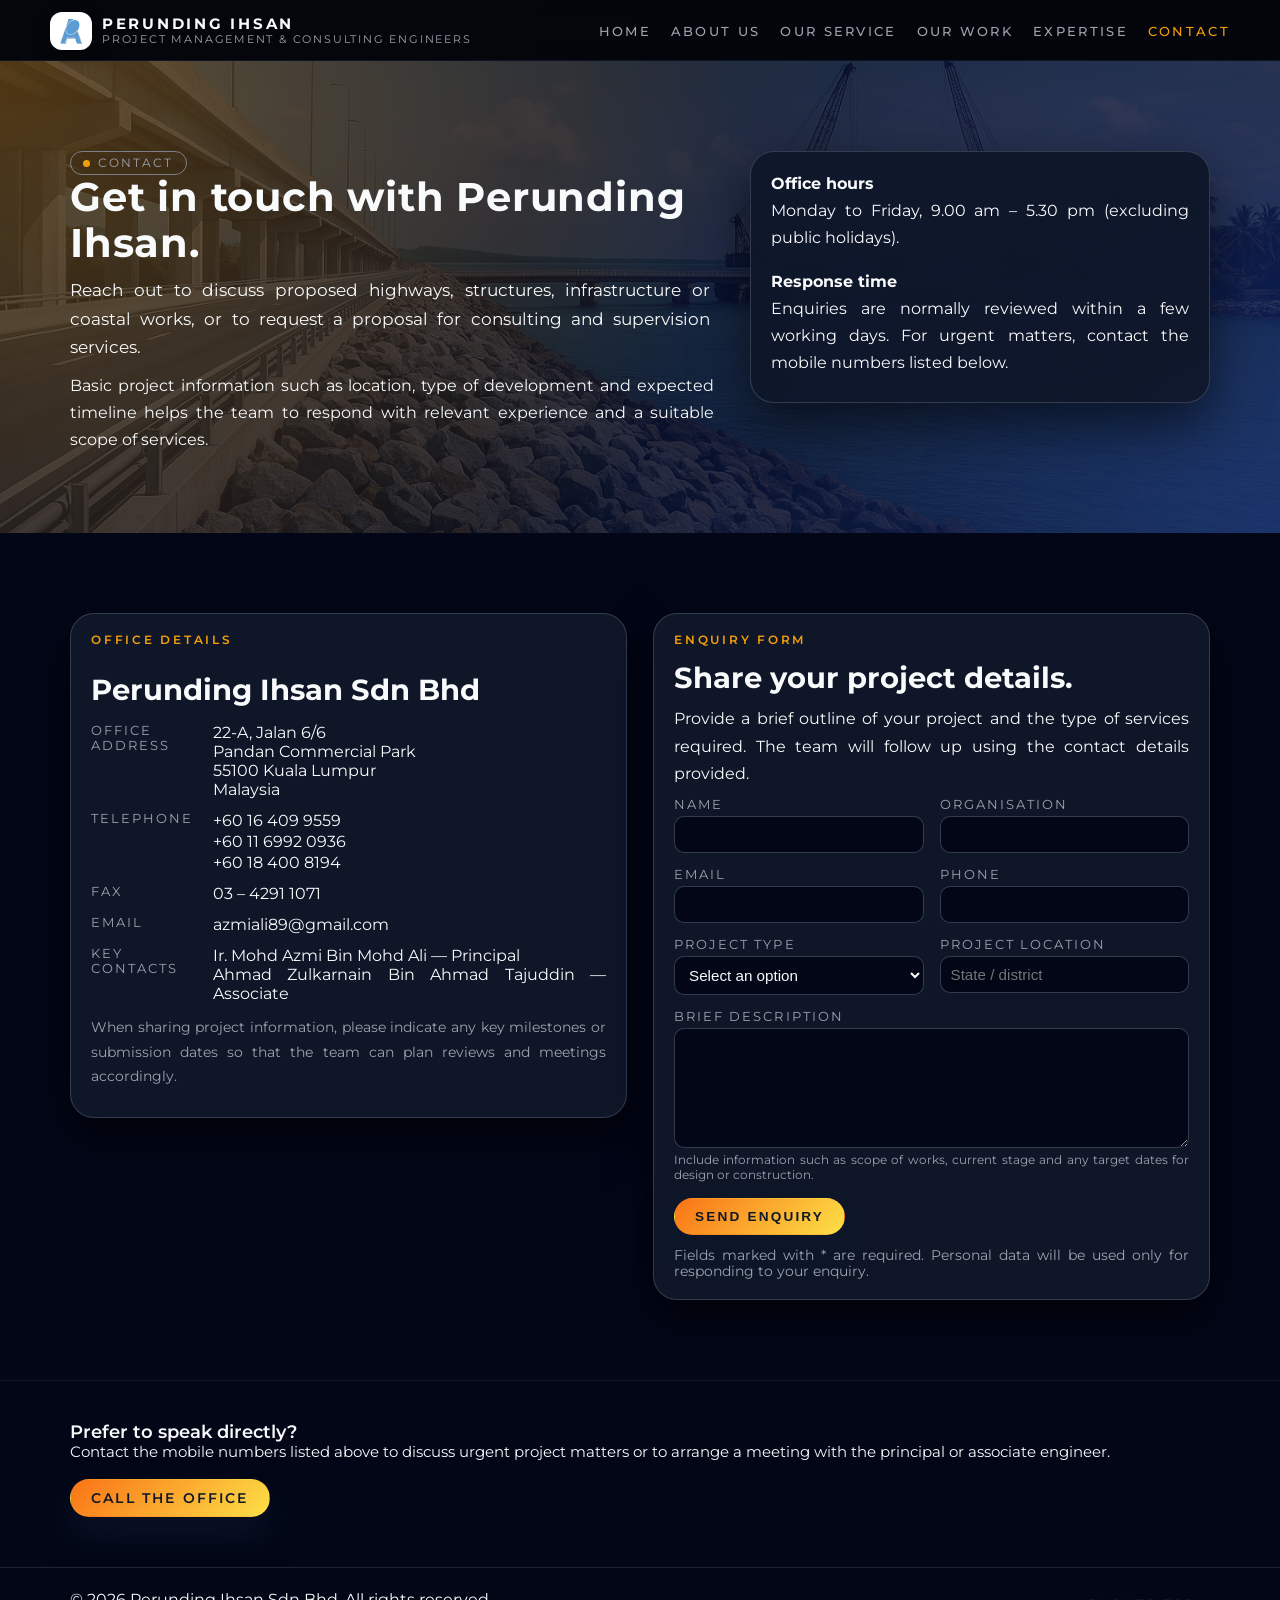
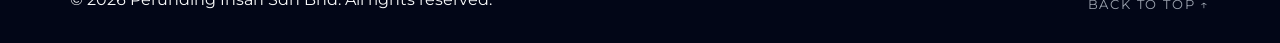
<file: contact.html>
<!DOCTYPE html>
<html lang="en">
<head>
  <meta charset="UTF-8" />
  <title>Contact – Perunding Ihsan Sdn Bhd</title>
  <meta name="viewport" content="width=device-width, initial-scale=1.0" />

  <!-- Montserrat -->
  <link rel="preconnect" href="https://fonts.googleapis.com">
  <link rel="preconnect" href="https://fonts.gstatic.com" crossorigin>
  <link href="https://fonts.googleapis.com/css2?family=Montserrat:wght@300;400;500;600;700;800&display=swap" rel="stylesheet">

  <style>
    :root{
      --bg:#05060b;
      --bg-soft:#0b1020;
      --surface:#0b1020;
      --surface-soft:#151826;
      --accent:#f59e0b;
      --accent-soft:rgba(245,158,11,0.14);
      --text:#f9fafb;
      --muted:#9ca3af;
      --border:#1f2937;
      --radius-lg:18px;
      --radius-xl:24px;
      --shadow-soft:0 22px 55px rgba(0,0,0,0.6);
    }

    *,
    *::before,
    *::after{
      box-sizing:border-box;
    }

    html,body{
      margin:0;
      padding:0;
      font-family:"Montserrat", system-ui, -apple-system, BlinkMacSystemFont, "Segoe UI", sans-serif;
      background:radial-gradient(circle at top left,#111827,#020617);
      color:var(--text);
      scroll-behavior:smooth;
    }

    body{
      min-height:100vh;
      display:flex;
      flex-direction:column;
    }

    img{
      max-width:100%;
      display:block;
    }

    .container{
      width:100%;
      max-width:1180px;
      margin:0 auto;
      padding:0 20px;
    }

    /* ========== TOPBAR / NAVIGATION ========== */

    .topbar{
      position:sticky;
      top:0;
      z-index:40;
      background:rgba(5,6,11,0.95);
      backdrop-filter:blur(10px);
      border-bottom:1px solid rgba(15,23,42,0.9);
    }

    .topbar-inner{
      display:flex;
      align-items:center;
      justify-content:space-between;
      padding:12px 0 10px;
    }

    .brand{
      display:flex;
      align-items:center;
      gap:10px;
      text-decoration:none;
      color:var(--text);
    }

    .brand-logo{
      border-radius:12px;
      background:#ffffff;
      padding:4px 6px;
      box-shadow:0 8px 18px rgba(0,0,0,0.35);
      display:flex;
      align-items:center;
      justify-content:center;
    }

    .logo{
      height:30px;
      width:auto;
      display:block;
    }

    .brand-text-wrap{
      display:flex;
      flex-direction:column;
      line-height:1.2;
    }

    .brand-name{
      font-weight:700;
      font-size:.95rem;
      letter-spacing:.18em;
      text-transform:uppercase;
    }

    .brand-tagline{
      font-size:.7rem;
      text-transform:uppercase;
      letter-spacing:.16em;
      color:var(--muted);
    }

    .nav{
      display:flex;
      align-items:center;
      gap:20px;
    }

    .nav a{
      font-size:.8rem;
      font-weight:500;
      text-transform:uppercase;
      letter-spacing:.18em;
      color:var(--muted);
      text-decoration:none;
      padding:4px 0;
    }

    .nav a:hover{
      color:var(--text);
    }

    .nav a.nav-active{
      color:var(--accent);
    }

    .nav-toggle{
      display:none;
      flex-direction:column;
      gap:4px;
      background:none;
      border:none;
      padding:6px 0 6px 10px;
      margin-left:10px;
      cursor:pointer;
    }

    .nav-toggle span{
      display:block;
      width:20px;
      height:2px;
      border-radius:99px;
      background:var(--text);
    }

    @media (max-width: 840px){
      .nav{
        position:fixed;
        inset:56px 16px auto 16px;
        flex-direction:column;
        align-items:flex-start;
        padding:16px 16px 14px;
        background:rgba(15,23,42,0.98);
        border-radius:18px;
        border:1px solid rgba(31,41,55,0.9);
        box-shadow:var(--shadow-soft);
        max-height:0;
        overflow:hidden;
        opacity:0;
        pointer-events:none;
        transition:max-height .22s ease, opacity .16s ease;
      }

      .nav-open{
        max-height:260px;
        opacity:1;
        pointer-events:auto;
      }

      .nav-toggle{
        display:flex;
      }

      .topbar-inner{
        padding:10px 0 9px;
      }
    }

    /* ========== GENERIC ELEMENTS ========== */

    .section{
      padding:80px 0;
    }

    .section-eyebrow{
      text-transform:uppercase;
      letter-spacing:.23em;
      font-size:.75rem;
      color:var(--accent);
      margin-bottom:14px;
      font-weight:600;
    }

    h1,h2,h3,h4{
      margin:0 0 10px;
      line-height:1.15;
    }

    h1{
      font-size:clamp(2.2rem, 3.1vw, 3rem);
      letter-spacing:.02em;
    }

    h2{
      font-size:clamp(1.5rem, 2.3vw, 2.1rem);
    }

    h3{
      font-size:1rem;
    }

    p{
      margin:0 0 10px;
      font-size:1rem;
      line-height:1.7;
      color:var(--text);
      text-align:justify;
    }

    .lead{
      font-size:1.05rem;
      max-width:640px;
    }

    .pill{
      display:inline-flex;
      align-items:center;
      gap:8px;
      padding:4px 12px;
      border-radius:999px;
      border:1px solid rgba(148,163,184,0.7);
      font-size:.72rem;
      text-transform:uppercase;
      letter-spacing:.18em;
      color:var(--muted);
    }

    .pill-dot{
      width:7px;
      height:7px;
      border-radius:999px;
      background:var(--accent);
    }

    .btn{
      display:inline-flex;
      align-items:center;
      justify-content:center;
      padding:10px 20px;
      border-radius:999px;
      border:1px solid transparent;
      text-decoration:none;
      font-size:.85rem;
      font-weight:600;
      letter-spacing:.16em;
      text-transform:uppercase;
      cursor:pointer;
      gap:8px;
      white-space:nowrap;
    }

    .btn-primary{
      background:linear-gradient(135deg,#f97316,#fde047);
      color:#111827;
      box-shadow:0 18px 35px rgba(15,23,42,0.8);
    }

    .btn-primary:hover{
      filter:brightness(1.05);
    }

    /* ========== HERO ========== */

    .subpage-hero{
      position:relative;
      padding:90px 0 70px;
      background:
        radial-gradient(circle at top left, rgba(245,158,11,0.32), transparent 55%),
        radial-gradient(circle at bottom right, rgba(30,64,175,0.45), transparent 60%),
        linear-gradient(to bottom,#020617,#020617);
      overflow:hidden;
    }

    .subpage-hero::before{
      content:"";
      position:absolute;
      inset:-40px;
      background:url("images/projects.png") right center/cover no-repeat;
      opacity:0.18;
      mix-blend-mode:screen;
      pointer-events:none;
    }

    .subpage-hero-inner{
      position:relative;
      z-index:1;
      display:grid;
      grid-template-columns:minmax(0,1.4fr) minmax(0,1fr);
      gap:36px;
      align-items:flex-start;
    }

    .hero-summary-card{
      background:rgba(15,23,42,0.96);
      border-radius:var(--radius-xl);
      padding:18px 20px 16px;
      border:1px solid rgba(55,65,81,0.9);
      box-shadow:var(--shadow-soft);
    }

    .hero-summary-row{
      display:flex;
      flex-direction:column;
      gap:6px;
      font-size:.9rem;
      text-align:justify;
    }

    @media (max-width: 880px){
      .subpage-hero-inner{
        grid-template-columns:1fr;
      }
    }

    @media (max-width: 640px){
      .subpage-hero{
        padding:78px 0 56px;
      }

      h1{
        font-size:2rem;
      }

      .lead{
        font-size:.98rem;
      }
    }

    /* ========== CONTACT LAYOUT ========== */

    .contact-section{
      background:#020617;
    }

    .contact-layout{
      display:grid;
      grid-template-columns:minmax(0,1.1fr) minmax(0,1.1fr);
      gap:26px;
      align-items:flex-start;
    }

    @media (max-width: 880px){
      .contact-layout{
        grid-template-columns:1fr;
      }
    }

    .contact-card{
      background:rgba(15,23,42,0.97);
      border-radius:var(--radius-xl);
      padding:18px 20px 18px;
      border:1px solid rgba(55,65,81,0.9);
      box-shadow:0 18px 45px rgba(0,0,0,0.65);
      display:flex;
      flex-direction:column;
      gap:12px;
    }

    .contact-card h2{
      margin-bottom:4px;
    }

    .contact-row{
      display:grid;
      grid-template-columns:110px minmax(0,1fr);
      gap:6px 12px;
      font-size:.95rem;
    }

    .contact-label{
      font-size:.8rem;
      text-transform:uppercase;
      letter-spacing:.16em;
      color:var(--muted);
    }

    .contact-value{
      font-size:.98rem;
      text-align:justify;
    }

    .contact-phones{
      display:flex;
      flex-direction:column;
      gap:2px;
    }

    .contact-value a{
      color:var(--text);
      text-decoration:none;
    }

    .contact-value a:hover{
      color:var(--accent);
    }

    .contact-note{
      font-size:.9rem;
      color:var(--muted);
      text-align:justify;
    }

    /* Form */

    .form-card{
      background:rgba(15,23,42,0.97);
      border-radius:var(--radius-xl);
      padding:18px 20px 20px;
      border:1px solid rgba(55,65,81,0.9);
      box-shadow:0 18px 45px rgba(0,0,0,0.65);
    }

    .form-grid{
      display:grid;
      grid-template-columns:repeat(2,minmax(0,1fr));
      gap:14px 16px;
    }

    @media (max-width: 640px){
      .form-grid{
        grid-template-columns:1fr;
      }
    }

    .form-field{
      display:flex;
      flex-direction:column;
      gap:4px;
    }

    .form-label{
      font-size:.8rem;
      text-transform:uppercase;
      letter-spacing:.16em;
      color:var(--muted);
    }

    .form-input,
    .form-textarea,
    .form-select{
      background:#020617;
      border-radius:10px;
      border:1px solid rgba(55,65,81,0.9);
      padding:9px 10px;
      font-size:.95rem;
      color:var(--text);
      outline:none;
    }

    .form-input:focus,
    .form-textarea:focus,
    .form-select:focus{
      border-color:var(--accent);
      box-shadow:0 0 0 1px rgba(245,158,11,0.4);
    }

    .form-textarea{
      min-height:120px;
      resize:vertical;
    }

    .form-helper{
      font-size:.78rem;
      color:var(--muted);
      text-align:justify;
    }

    .form-actions{
      display:flex;
      flex-wrap:wrap;
      align-items:center;
      justify-content:space-between;
      gap:12px;
      margin-top:16px;
    }

    .form-status{
      font-size:.85rem;
      color:var(--muted);
      text-align:justify;
    }

    /* ========== CTA & FOOTER ========== */

    .cta-strip{
      padding:40px 0 50px;
      border-top:1px solid rgba(15,23,42,0.9);
      background:#020617;
    }

    .cta-inner{
      display:flex;
      flex-wrap:wrap;
      align-items:center;
      justify-content:space-between;
      gap:18px;
    }

    .cta-title{
      font-size:1.1rem;
      font-weight:600;
    }

    .cta-sub{
      font-size:.95rem;
      color:var(--text);
      text-align:justify;
    }

    @media (max-width: 640px){
      .cta-title{
        font-size:1rem;
      }
    }

    .site-footer{
      border-top:1px solid rgba(31,41,55,0.9);
      background:#020617;
      margin-top:auto;
    }

    .footer-inner{
      display:flex;
      align-items:center;
      justify-content:space-between;
      gap:10px;
      padding:18px 20px 20px;
      font-size:.8rem;
      color:var(--muted);
    }

    .back-to-top{
      color:var(--muted);
      text-decoration:none;
      font-size:.8rem;
      letter-spacing:.14em;
      text-transform:uppercase;
    }

    .back-to-top:hover{
      color:var(--accent);
    }

    @media (max-width: 640px){
      .footer-inner{
        flex-direction:column;
        align-items:flex-start;
      }
    }
  </style>
</head>
<body id="top">
  <header class="topbar" id="top">
    <div class="container topbar-inner">
      <a href="index.html#home" class="brand">
        <div class="brand-logo">
          <img src="images/logo.png" alt="Perunding Ihsan Sdn Bhd" class="logo">
        </div>
        <div class="brand-text-wrap">
          <span class="brand-name">Perunding Ihsan</span>
          <span class="brand-tagline">Project Management &amp; Consulting Engineers</span>
        </div>
      </a>

      <nav class="nav">
        <a href="index.html#home">Home</a>
        <a href="about.html">About Us</a>
        <a href="service.html">Our Service</a>
        <a href="our-work.html">Our Work</a>
        <a href="expertise.html">Expertise</a>
        <a href="contact.html" class="nav-active">Contact</a>
      </nav>

      <button class="nav-toggle" aria-label="Toggle navigation">
        <span></span><span></span>
      </button>
    </div>
  </header>

  <main>
    <!-- HERO -->
    <section class="subpage-hero">
      <div class="container subpage-hero-inner">
        <div>
          <div class="pill">
            <span class="pill-dot"></span>
            <span>Contact</span>
          </div>
          <h1>Get in touch with Perunding Ihsan.</h1>
          <p class="lead">
            Reach out to discuss proposed highways, structures, infrastructure or coastal works, or to request a
            proposal for consulting and supervision services.
          </p>
          <p>
            Basic project information such as location, type of development and expected timeline helps the team to
            respond with relevant experience and a suitable scope of services.
          </p>
        </div>

        <aside class="hero-summary-card">
          <div class="hero-summary-row">
            <p>
              <strong>Office hours</strong><br>
              Monday to Friday, 9.00&nbsp;am – 5.30&nbsp;pm (excluding public holidays).
            </p>
            <p>
              <strong>Response time</strong><br>
              Enquiries are normally reviewed within a few working days. For urgent matters,
              contact the mobile numbers listed below.
            </p>
          </div>
        </aside>
      </div>
    </section>

    <!-- CONTACT DETAILS + FORM -->
    <section class="section contact-section">
      <div class="container contact-layout">
        <!-- Company details -->
        <div class="contact-card">
          <div class="section-eyebrow">Office details</div>
          <h2>Perunding Ihsan Sdn Bhd</h2>

          <div class="contact-row">
            <div class="contact-label">Office address</div>
            <div class="contact-value">
              22-A, Jalan 6/6<br>
              Pandan Commercial Park<br>
              55100 Kuala Lumpur<br>
              Malaysia
            </div>
          </div>

          <div class="contact-row">
            <div class="contact-label">Telephone</div>
            <div class="contact-value contact-phones">
              <span>+60 16&nbsp;409&nbsp;9559</span>
              <span>+60 11&nbsp;6992&nbsp;0936</span>
              <span>+60 18&nbsp;400&nbsp;8194</span>
            </div>
          </div>

          <div class="contact-row">
            <div class="contact-label">Fax</div>
            <div class="contact-value">
              03&nbsp;–&nbsp;4291&nbsp;1071
            </div>
          </div>

          <div class="contact-row">
            <div class="contact-label">Email</div>
            <div class="contact-value">
              <a href="mailto:azmiali89@gmail.com">azmiali89@gmail.com</a>
            </div>
          </div>

          <div class="contact-row">
            <div class="contact-label">Key contacts</div>
            <div class="contact-value">
              Ir. Mohd Azmi Bin Mohd Ali &mdash; Principal<br>
              Ahmad Zulkarnain Bin Ahmad Tajuddin &mdash; Associate
            </div>
          </div>

          <p class="contact-note">
            When sharing project information, please indicate any key milestones or submission dates so that the
            team can plan reviews and meetings accordingly.
          </p>
        </div>

        <!-- Form -->
        <div class="form-card">
          <div class="section-eyebrow">Enquiry form</div>
          <h2>Share your project details.</h2>
          <p>
            Provide a brief outline of your project and the type of services required. The team will follow up
            using the contact details provided.
          </p>

         <form id="contact-form" action="send-contact.php" method="post">
            <div class="form-grid">
              <div class="form-field">
                <label class="form-label" for="name">Name</label>
                <input class="form-input" id="name" name="name" type="text" required />
              </div>

              <div class="form-field">
                <label class="form-label" for="organisation">Organisation</label>
                <input class="form-input" id="organisation" name="organisation" type="text" />
              </div>

              <div class="form-field">
                <label class="form-label" for="email">Email</label>
                <input class="form-input" id="email" name="email" type="email" required />
              </div>

              <div class="form-field">
                <label class="form-label" for="phone">Phone</label>
                <input class="form-input" id="phone" name="phone" type="tel" />
              </div>

              <div class="form-field">
                <label class="form-label" for="project-type">Project type</label>
                <select class="form-select" id="project-type" name="project-type">
                  <option value="">Select an option</option>
                  <option>Highway / interchange</option>
                  <option>Bridge / structural works</option>
                  <option>Township / mixed development</option>
                  <option>Industrial facility</option>
                  <option>Drainage / flood mitigation</option>
                  <option>Marine / coastal works</option>
                  <option>Other civil / structural works</option>
                </select>
              </div>

              <div class="form-field">
                <label class="form-label" for="location">Project location</label>
                <input class="form-input" id="location" name="location" type="text" placeholder="State / district" />
              </div>
            </div>

            <div class="form-field" style="margin-top:14px;">
              <label class="form-label" for="message">Brief description</label>
              <textarea class="form-textarea" id="message" name="message" required></textarea>
              <div class="form-helper">
                Include information such as scope of works, current stage and any target dates for design or construction.
              </div>
            </div>

            <div class="form-actions">
              <button type="submit" class="btn btn-primary">Send enquiry</button>
              <div class="form-status" id="form-status">
                Fields marked with * are required. Personal data will be used only for responding to your enquiry.
              </div>
            </div>
          </form>
        </div>
      </div>
    </section>

    <!-- CTA -->
    <section class="cta-strip">
      <div class="container cta-inner">
        <div>
          <div class="cta-title">Prefer to speak directly?</div>
          <div class="cta-sub">
            Contact the mobile numbers listed above to discuss urgent project matters or to arrange a meeting with
            the principal or associate engineer.
          </div>
        </div>
        <a href="tel:+60164099559" class="btn btn-primary">Call the office</a>
      </div>
    </section>
  </main>

  <footer class="site-footer">
    <div class="container footer-inner">
      <p>© <span id="year"></span> Perunding Ihsan Sdn Bhd. All rights reserved.</p>
      <a href="#top" class="back-to-top">Back to top ↑</a>
    </div>
  </footer>

  <script>
    // Mobile nav toggle
    const navToggle = document.querySelector('.nav-toggle');
    const nav = document.querySelector('.nav');

    if (navToggle && nav) {
      navToggle.addEventListener('click', () => {
        nav.classList.toggle('nav-open');
      });

      nav.querySelectorAll('a').forEach(link => {
        link.addEventListener('click', () => {
          nav.classList.remove('nav-open');
        });
      });
    }

    // Current year in footer
    const yearSpan = document.getElementById('year');
    if (yearSpan) {
      yearSpan.textContent = new Date().getFullYear();
    }

  </script>
</body>
</html>
</file>
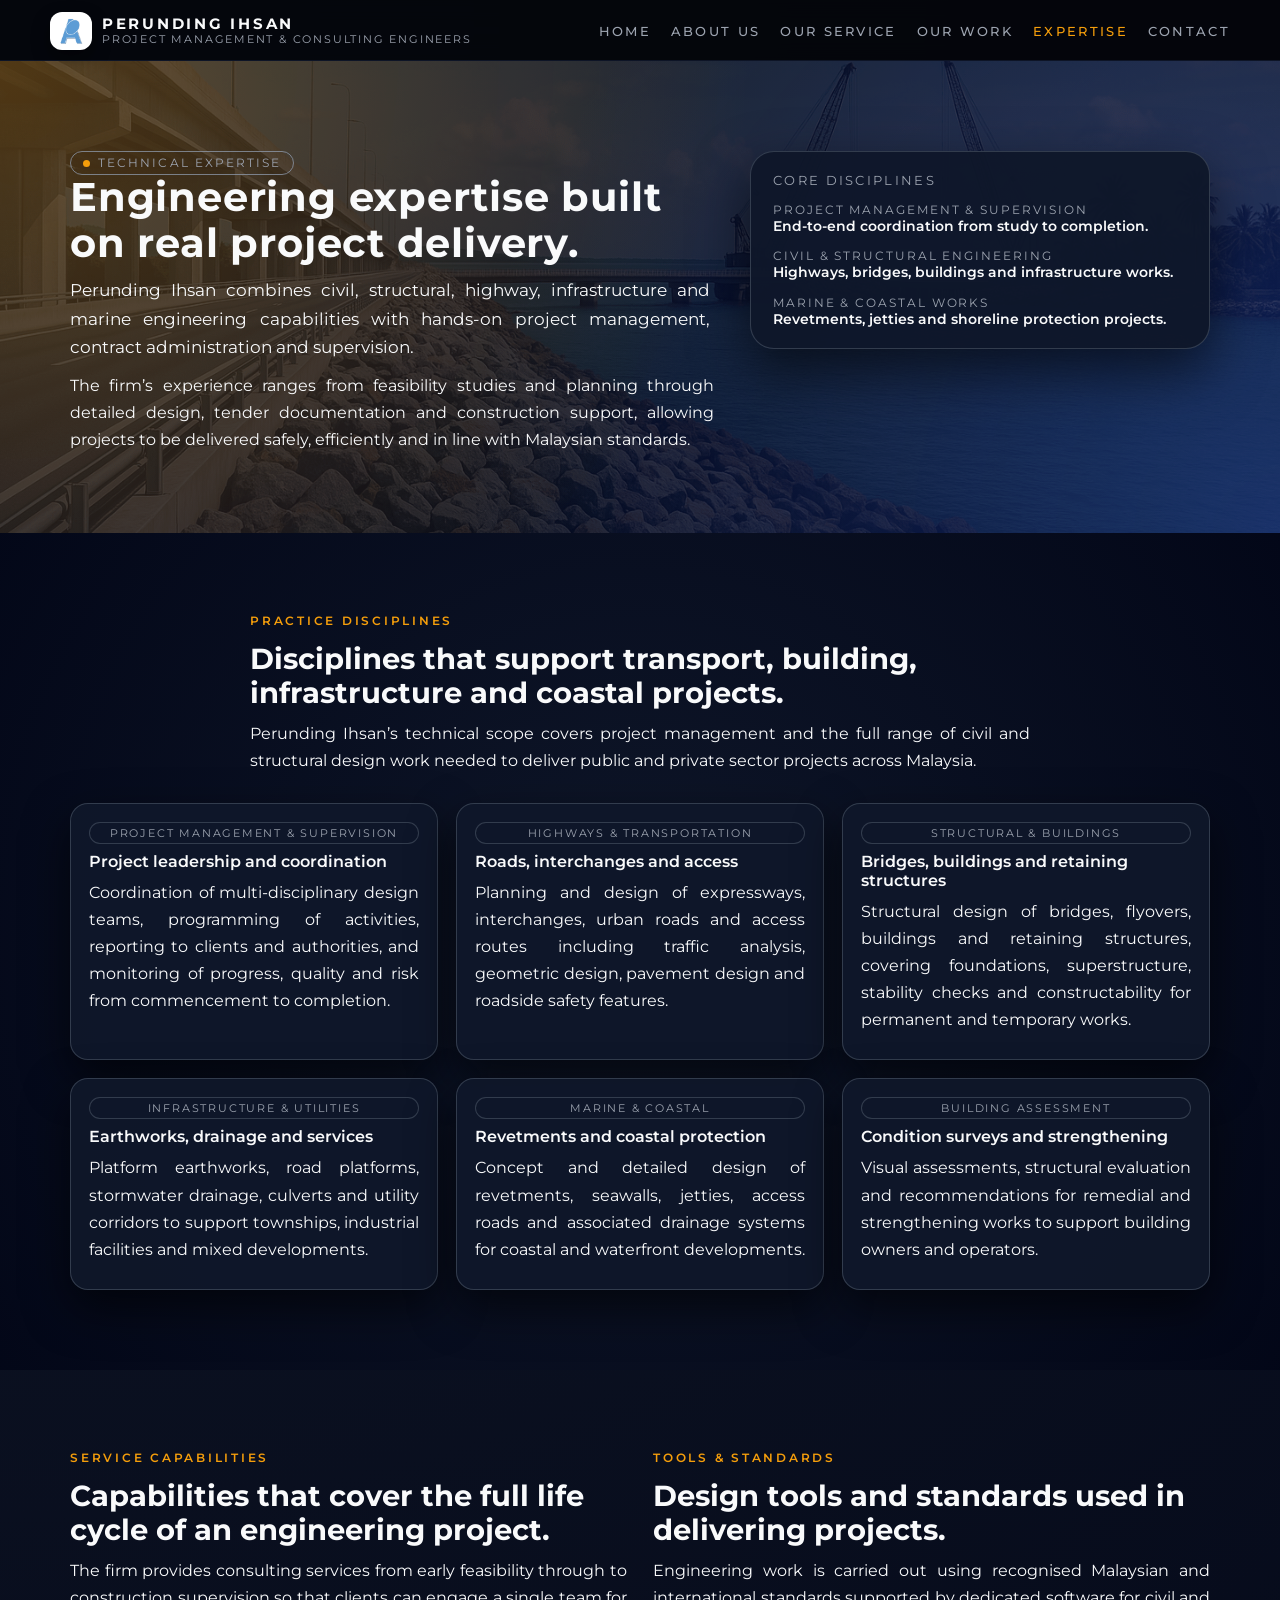
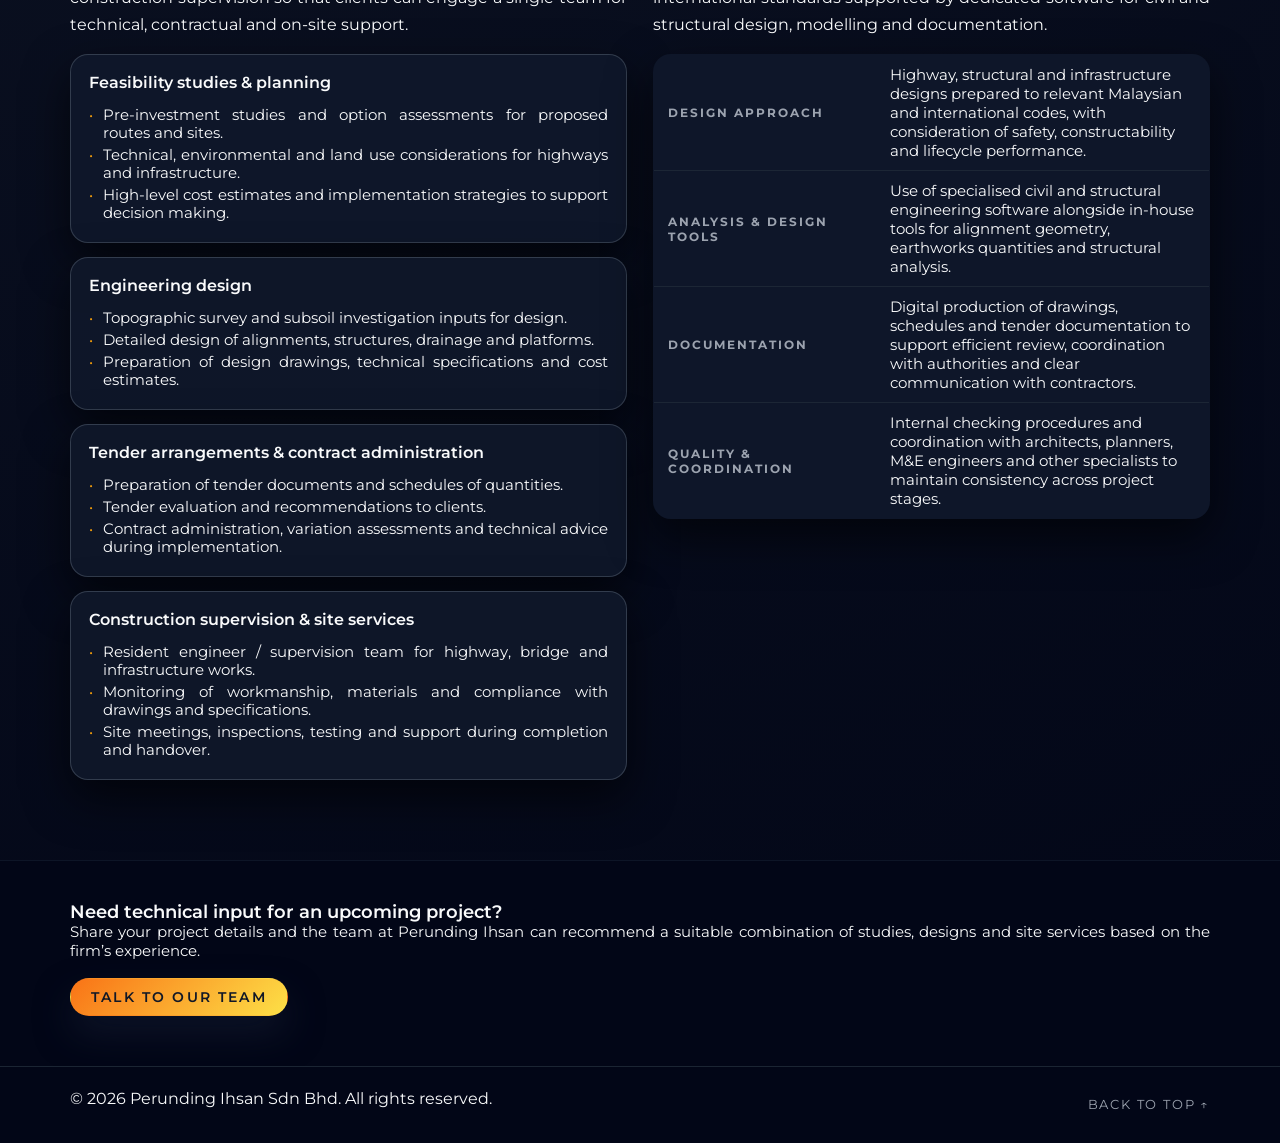
<file: expertise.html>
<!DOCTYPE html>
<html lang="en">
<head>
  <meta charset="UTF-8" />
  <title>Expertise – Perunding Ihsan Sdn Bhd</title>
  <meta name="viewport" content="width=device-width, initial-scale=1.0" />

  <!-- Montserrat -->
  <link rel="preconnect" href="https://fonts.googleapis.com">
  <link rel="preconnect" href="https://fonts.gstatic.com" crossorigin>
  <link href="https://fonts.googleapis.com/css2?family=Montserrat:wght@300;400;500;600;700;800&display=swap" rel="stylesheet">

  <style>
    :root{
      --bg:#05060b;
      --bg-soft:#0b1020;
      --surface:#0b1020;
      --surface-soft:#151826;
      --accent:#f59e0b;
      --accent-soft:rgba(245,158,11,0.14);
      --text:#f9fafb;
      --muted:#9ca3af;
      --border:#1f2937;
      --radius-lg:18px;
      --radius-xl:24px;
      --shadow-soft:0 22px 55px rgba(0,0,0,0.6);
    }

    *,
    *::before,
    *::after{
      box-sizing:border-box;
    }

    html,body{
      margin:0;
      padding:0;
      font-family:"Montserrat", system-ui, -apple-system, BlinkMacSystemFont, "Segoe UI", sans-serif;
      background:radial-gradient(circle at top left,#111827,#020617);
      color:var(--text);
      scroll-behavior:smooth;
    }

    body{
      min-height:100vh;
      display:flex;
      flex-direction:column;
    }

    img{
      max-width:100%;
      display:block;
    }

    .container{
      width:100%;
      max-width:1180px;
      margin:0 auto;
      padding:0 20px;
    }

    /* ========== TOPBAR / NAVIGATION ========== */

    .topbar{
      position:sticky;
      top:0;
      z-index:40;
      background:rgba(5,6,11,0.95);
      backdrop-filter:blur(10px);
      border-bottom:1px solid rgba(15,23,42,0.9);
    }

    .topbar-inner{
      display:flex;
      align-items:center;
      justify-content:space-between;
      padding:12px 0 10px;
    }

    .brand{
      display:flex;
      align-items:center;
      gap:10px;
      text-decoration:none;
      color:var(--text);
    }

    /* logo style */
    .brand-logo{
      border-radius:12px;
      background:#ffffff;
      padding:4px 6px;
      box-shadow:0 8px 18px rgba(0,0,0,0.35);
      display:flex;
      align-items:center;
      justify-content:center;
    }

    .logo{
      height:30px;
      width:auto;
      display:block;
    }

    .brand-text-wrap{
      display:flex;
      flex-direction:column;
      line-height:1.2;
    }

    .brand-name{
      font-weight:700;
      font-size:.95rem;
      letter-spacing:.18em;
      text-transform:uppercase;
    }

    .brand-tagline{
      font-size:.7rem;
      text-transform:uppercase;
      letter-spacing:.16em;
      color:var(--muted);
    }

    .nav{
      display:flex;
      align-items:center;
      gap:20px;
    }

    .nav a{
      font-size:.8rem;
      font-weight:500;
      text-transform:uppercase;
      letter-spacing:.18em;
      color:var(--muted);
      text-decoration:none;
      padding:4px 0;
    }

    .nav a:hover{
      color:var(--text);
    }

    .nav a.nav-active{
      color:var(--accent);
    }

    .nav-toggle{
      display:none;
      flex-direction:column;
      gap:4px;
      background:none;
      border:none;
      padding:6px 0 6px 10px;
      margin-left:10px;
      cursor:pointer;
    }

    .nav-toggle span{
      display:block;
      width:20px;
      height:2px;
      border-radius:99px;
      background:var(--text);
    }

    @media (max-width: 840px){
      .nav{
        position:fixed;
        inset:56px 16px auto 16px;
        flex-direction:column;
        align-items:flex-start;
        padding:16px 16px 14px;
        background:rgba(15,23,42,0.98);
        border-radius:18px;
        border:1px solid rgba(31,41,55,0.9);
        box-shadow:var(--shadow-soft);
        max-height:0;
        overflow:hidden;
        opacity:0;
        pointer-events:none;
        transition:max-height .22s ease, opacity .16s ease;
      }

      .nav-open{
        max-height:260px;
        opacity:1;
        pointer-events:auto;
      }

      .nav-toggle{
        display:flex;
      }

      .topbar-inner{
        padding:10px 0 9px;
      }
    }

    /* ========== GENERIC ELEMENTS ========== */

    .section{
      padding:80px 0;
    }

    .section-alt{
      background:radial-gradient(circle at center, rgba(15,23,42,0.95), rgba(2,6,23,0.9));
    }

    .section-eyebrow{
      text-transform:uppercase;
      letter-spacing:.23em;
      font-size:.75rem;
      color:var(--accent);
      margin-bottom:14px;
      font-weight:600;
    }

    h1,h2,h3,h4{
      margin:0 0 10px;
      line-height:1.15;
    }

    h1{
      font-size:clamp(2.2rem, 3.1vw, 3rem);
      letter-spacing:.02em;
    }

    h2{
      font-size:clamp(1.5rem, 2.3vw, 2.1rem);
    }

    h3{
      font-size:1rem;
    }

    p{
      margin:0 0 10px;
      font-size:1rem;
      line-height:1.7;
      color:var(--text);
      text-align:justify;
    }

    .lead{
      font-size:1.05rem;
      max-width:640px;
    }

    .pill{
      display:inline-flex;
      align-items:center;
      gap:8px;
      padding:4px 12px;
      border-radius:999px;
      border:1px solid rgba(148,163,184,0.7);
      font-size:.72rem;
      text-transform:uppercase;
      letter-spacing:.18em;
      color:var(--muted);
    }

    .pill-dot{
      width:7px;
      height:7px;
      border-radius:999px;
      background:var(--accent);
    }

    .badge-soft{
      display:inline-flex;
      align-items:center;
      justify-content:center;
      padding:3px 10px;
      border-radius:999px;
      background:rgba(15,23,42,0.9);
      border:1px solid rgba(55,65,81,0.9);
      font-size:.7rem;
      text-transform:uppercase;
      letter-spacing:.16em;
      color:var(--muted);
    }

    .btn{
      display:inline-flex;
      align-items:center;
      justify-content:center;
      padding:10px 20px;
      border-radius:999px;
      border:1px solid transparent;
      text-decoration:none;
      font-size:.85rem;
      font-weight:600;
      letter-spacing:.16em;
      text-transform:uppercase;
      cursor:pointer;
      gap:8px;
      white-space:nowrap;
    }

    .btn-primary{
      background:linear-gradient(135deg,#f97316,#fde047);
      color:#111827;
      box-shadow:0 18px 35px rgba(15,23,42,0.8);
    }

    .btn-primary:hover{
      filter:brightness(1.05);
    }

    /* ========== HERO ========== */

    .subpage-hero{
      position:relative;
      padding:90px 0 70px;
      background:
        radial-gradient(circle at top left, rgba(245,158,11,0.32), transparent 55%),
        radial-gradient(circle at bottom right, rgba(30,64,175,0.45), transparent 60%),
        linear-gradient(to bottom,#020617,#020617);
      overflow:hidden;
    }

    .subpage-hero::before{
      content:"";
      position:absolute;
      inset:-40px;
      background:url("images/projects.png") right center/cover no-repeat;
      opacity:0.16;
      mix-blend-mode:screen;
      pointer-events:none;
    }

    .subpage-hero-inner{
      position:relative;
      z-index:1;
      display:grid;
      grid-template-columns:minmax(0,1.4fr) minmax(0,1fr);
      gap:36px;
      align-items:flex-start;
    }

    .hero-summary-card{
  background:rgba(15,23,42,0.96);
  border-radius:var(--radius-xl);
  padding:18px 20px 16px;
  border:1px solid rgba(55,65,81,0.9);
  box-shadow:var(--shadow-soft);
  max-width:420px;       /* keep it nicely contained on desktop */
  margin-left:auto;      /* hugs the right hand side */
  text-align:left;
  box-sizing:border-box;
}

/* Make sure text wraps and stays inside */
.hero-summary-card p,
.hero-stat-label,
.hero-stat-value{
  text-align:left;
  word-wrap:break-word;
}


    .hero-summary-row{
      display:flex;
      flex-wrap:wrap;
      gap:12px 18px;
      margin-top:10px;
    }

    .hero-stat{
      flex:0 0 auto;
      min-width:160px;
    }

   .hero-stat-label{
  font-size:.75rem;
  text-transform:uppercase;
  letter-spacing:.16em;
  color:var(--muted);
}

.hero-stat-value{
  font-weight:600;
  font-size:.9rem;
  line-height:1.5;
  color:var(--text);
}


   @media (max-width: 880px){
  .subpage-hero-inner{
    grid-template-columns:1fr;
  }

  .hero-summary-card{
    max-width:100%;
    margin-top:22px;   /* card drops below main text with spacing */
  }
}

/* Small screens: stack stats vertically */
@media (max-width: 640px){
  .hero-summary-row{
    flex-direction:column;
    gap:10px;
  }

  .hero-stat{
    min-width:100%;
  }
}


    @media (max-width: 640px){
      .subpage-hero{
        padding:78px 0 56px;
      }

      h1{
        font-size:2rem;
      }

      .lead{
        font-size:.98rem;
      }
    }

    /* ========== CONTENT SECTIONS ========== */

    .section-header{
      max-width:780px;
      margin:0 auto 28px;
    }

    .expertise-grid{
      display:grid;
      grid-template-columns:repeat(3,minmax(0,1fr));
      gap:18px;
    }

    .expertise-card{
      background:rgba(15,23,42,0.97);
      border-radius:var(--radius-lg);
      padding:18px 18px 16px;
      border:1px solid rgba(55,65,81,0.9);
      box-shadow:0 18px 45px rgba(0,0,0,0.6);
      display:flex;
      flex-direction:column;
      gap:8px;
    }

    .expertise-card-title{
      font-size:1rem;
      font-weight:600;
    }

    .expertise-card-body{
      font-size:.95rem;
      text-align:justify;
    }

    .expertise-list{
      list-style:none;
      padding:0;
      margin:6px 0 0;
      font-size:.92rem;
    }

    .expertise-list li{
      position:relative;
      padding-left:14px;
      margin-bottom:4px;
      text-align:justify;
    }

    .expertise-list li::before{
      content:"•";
      position:absolute;
      left:0;
      top:0;
      color:var(--accent);
      font-size:.9rem;
    }

    @media (max-width: 960px){
      .expertise-grid{
        grid-template-columns:repeat(2,minmax(0,1fr));
      }
    }

    @media (max-width: 640px){
      .expertise-grid{
        grid-template-columns:1fr;
      }
    }

    .two-col{
      display:grid;
      grid-template-columns:minmax(0,1.1fr) minmax(0,1.1fr);
      gap:26px;
      align-items:flex-start;
    }

    @media (max-width: 840px){
      .two-col{
        grid-template-columns:1fr;
      }
    }

    .info-table{
      width:100%;
      border-collapse:collapse;
      font-size:.9rem;
      background:rgba(15,23,42,0.97);
      border-radius:var(--radius-lg);
      overflow:hidden;
      border:1px solid rgba(55,65,81,0.9);
      box-shadow:0 18px 45px rgba(0,0,0,0.6);
    }

    .info-table th,
    .info-table td{
      padding:10px 14px;
      text-align:left;
      border-bottom:1px solid rgba(31,41,55,0.9);
    }

    .info-table th{
      font-size:.78rem;
      text-transform:uppercase;
      letter-spacing:.16em;
      color:var(--muted);
    }

    .info-table td{
      font-size:.95rem;
    }

    .info-table tr:last-child td{
      border-bottom:none;
    }

    /* ========== CTA & FOOTER ========== */

    .cta-strip{
      padding:40px 0 50px;
      border-top:1px solid rgba(15,23,42,0.9);
      background:#020617;
    }

    .cta-inner{
      display:flex;
      flex-wrap:wrap;
      align-items:center;
      justify-content:space-between;
      gap:18px;
    }

    .cta-title{
      font-size:1.1rem;
      font-weight:600;
    }

    .cta-sub{
      font-size:.95rem;
      color:var(--text);
      text-align:justify;
    }

    @media (max-width: 640px){
      .cta-title{
        font-size:1rem;
      }
    }

    .site-footer{
      border-top:1px solid rgba(31,41,55,0.9);
      background:#020617;
      margin-top:auto;
    }

    .footer-inner{
      display:flex;
      align-items:center;
      justify-content:space-between;
      gap:10px;
      padding:18px 20px 20px;
      font-size:.8rem;
      color:var(--muted);
    }

    .back-to-top{
      color:var(--muted);
      text-decoration:none;
      font-size:.8rem;
      letter-spacing:.14em;
      text-transform:uppercase;
    }

    .back-to-top:hover{
      color:var(--accent);
    }

    @media (max-width: 640px){
      .footer-inner{
        flex-direction:column;
        align-items:flex-start;
      }
    }
    /* Fix core disciplines card overflow */
.hero-summary-card{
  max-width:460px;                 /* slightly wider */
  padding:18px 26px 18px 22px;     /* more right padding */
  box-sizing:border-box;
}

/* Make sure all text inside wraps nicely */
.hero-summary-card *,
.hero-summary-card p,
.hero-stat-label,
.hero-stat-value{
  overflow-wrap:break-word;
  word-wrap:break-word;
}

/* Slightly smaller, more compact lines for the bold text */
.hero-stat-value{
  font-size:.88rem;
  line-height:1.4;
}

  </style>
</head>
<body id="top">
  <header class="topbar" id="top">
    <div class="container topbar-inner">
      <a href="index.html#home" class="brand">
        <div class="brand-logo">
          <img src="images/logo.png" alt="Perunding Ihsan Sdn Bhd" class="logo">
        </div>
        <div class="brand-text-wrap">
          <span class="brand-name">Perunding Ihsan</span>
          <span class="brand-tagline">Project Management &amp; Consulting Engineers</span>
        </div>
      </a>

      <nav class="nav">
        <a href="index.html#home">Home</a>
        <a href="about.html">About Us</a>
        <a href="service.html">Our Service</a>
        <a href="our-work.html">Our Work</a>
        <a href="expertise.html" class="nav-active">Expertise</a>
        <a href="contact.html">Contact</a>
      </nav>

      <button class="nav-toggle" aria-label="Toggle navigation">
        <span></span><span></span>
      </button>
    </div>
  </header>

  <main>
    <!-- HERO -->
    <section class="subpage-hero">
      <div class="container subpage-hero-inner">
        <div>
          <div class="pill">
            <span class="pill-dot"></span>
            <span>Technical expertise</span>
          </div>
          <h1>Engineering expertise built on real project delivery.</h1>
          <p class="lead">
            Perunding Ihsan combines civil, structural, highway, infrastructure and marine engineering capabilities
            with hands-on project management, contract administration and supervision.
          </p>
          <p>
            The firm’s experience ranges from feasibility studies and planning through detailed design, tender
            documentation and construction support, allowing projects to be delivered safely, efficiently and in line
            with Malaysian standards.
          </p>
        </div>

        <aside class="hero-summary-card">
          <p style="text-transform:uppercase; letter-spacing:.18em; font-size:.8rem; color:var(--muted); margin-bottom:6px;">
            Core disciplines
          </p>
          <div class="hero-summary-row">
            <div class="hero-stat">
              <div class="hero-stat-label">Project management &amp; supervision</div>
              <div class="hero-stat-value">End-to-end coordination from study to completion.</div>
            </div>
            <div class="hero-stat">
              <div class="hero-stat-label">Civil &amp; structural engineering</div>
              <div class="hero-stat-value">Highways, bridges, buildings and infrastructure works.</div>
            </div>
            <div class="hero-stat">
              <div class="hero-stat-label">Marine &amp; coastal works</div>
              <div class="hero-stat-value">Revetments, jetties and shoreline protection projects.</div>
            </div>
          </div>
        </aside>
      </div>
    </section>

    <!-- PRACTICE DISCIPLINES -->
    <section class="section section-alt">
      <div class="container">
        <div class="section-header">
          <div class="section-eyebrow">Practice disciplines</div>
          <h2>Disciplines that support transport, building, infrastructure and coastal projects.</h2>
          <p>
            Perunding Ihsan’s technical scope covers project management and the full range of civil and structural
            design work needed to deliver public and private sector projects across Malaysia.
          </p>
        </div>

        <div class="expertise-grid">
          <article class="expertise-card">
            <div class="badge-soft">Project management &amp; supervision</div>
            <div class="expertise-card-title">Project leadership and coordination</div>
            <div class="expertise-card-body">
              <p>
                Coordination of multi-disciplinary design teams, programming of activities, reporting to clients and
                authorities, and monitoring of progress, quality and risk from commencement to completion.
              </p>
            </div>
          </article>

          <article class="expertise-card">
            <div class="badge-soft">Highways &amp; transportation</div>
            <div class="expertise-card-title">Roads, interchanges and access</div>
            <div class="expertise-card-body">
              <p>
                Planning and design of expressways, interchanges, urban roads and access routes including traffic
                analysis, geometric design, pavement design and roadside safety features.
              </p>
            </div>
          </article>

          <article class="expertise-card">
            <div class="badge-soft">Structural &amp; buildings</div>
            <div class="expertise-card-title">Bridges, buildings and retaining structures</div>
            <div class="expertise-card-body">
              <p>
                Structural design of bridges, flyovers, buildings and retaining structures, covering foundations,
                superstructure, stability checks and constructability for permanent and temporary works.
              </p>
            </div>
          </article>

          <article class="expertise-card">
            <div class="badge-soft">Infrastructure &amp; utilities</div>
            <div class="expertise-card-title">Earthworks, drainage and services</div>
            <div class="expertise-card-body">
              <p>
                Platform earthworks, road platforms, stormwater drainage, culverts and utility corridors to support
                townships, industrial facilities and mixed developments.
              </p>
            </div>
          </article>

          <article class="expertise-card">
            <div class="badge-soft">Marine &amp; coastal</div>
            <div class="expertise-card-title">Revetments and coastal protection</div>
            <div class="expertise-card-body">
              <p>
                Concept and detailed design of revetments, seawalls, jetties, access roads and associated drainage
                systems for coastal and waterfront developments.
              </p>
            </div>
          </article>

          <article class="expertise-card">
            <div class="badge-soft">Building assessment</div>
            <div class="expertise-card-title">Condition surveys and strengthening</div>
            <div class="expertise-card-body">
              <p>
                Visual assessments, structural evaluation and recommendations for remedial and strengthening works to
                support building owners and operators.
              </p>
            </div>
          </article>
        </div>
      </div>
    </section>

    <!-- SERVICE CAPABILITIES & TOOLS -->
    <section class="section">
      <div class="container two-col">
        <div>
          <div class="section-eyebrow">Service capabilities</div>
          <h2>Capabilities that cover the full life cycle of an engineering project.</h2>
          <p>
            The firm provides consulting services from early feasibility through to construction supervision so that
            clients can engage a single team for technical, contractual and on-site support.
          </p>

          <div class="expertise-card" style="margin-top:16px;">
            <div class="expertise-card-title">Feasibility studies &amp; planning</div>
            <div class="expertise-card-body">
              <ul class="expertise-list">
                <li>Pre-investment studies and option assessments for proposed routes and sites.</li>
                <li>Technical, environmental and land use considerations for highways and infrastructure.</li>
                <li>High-level cost estimates and implementation strategies to support decision making.</li>
              </ul>
            </div>
          </div>

          <div class="expertise-card" style="margin-top:14px;">
            <div class="expertise-card-title">Engineering design</div>
            <div class="expertise-card-body">
              <ul class="expertise-list">
                <li>Topographic survey and subsoil investigation inputs for design.</li>
                <li>Detailed design of alignments, structures, drainage and platforms.</li>
                <li>Preparation of design drawings, technical specifications and cost estimates.</li>
              </ul>
            </div>
          </div>

          <div class="expertise-card" style="margin-top:14px;">
            <div class="expertise-card-title">Tender arrangements &amp; contract administration</div>
            <div class="expertise-card-body">
              <ul class="expertise-list">
                <li>Preparation of tender documents and schedules of quantities.</li>
                <li>Tender evaluation and recommendations to clients.</li>
                <li>Contract administration, variation assessments and technical advice during implementation.</li>
              </ul>
            </div>
          </div>

          <div class="expertise-card" style="margin-top:14px;">
            <div class="expertise-card-title">Construction supervision &amp; site services</div>
            <div class="expertise-card-body">
              <ul class="expertise-list">
                <li>Resident engineer / supervision team for highway, bridge and infrastructure works.</li>
                <li>Monitoring of workmanship, materials and compliance with drawings and specifications.</li>
                <li>Site meetings, inspections, testing and support during completion and handover.</li>
              </ul>
            </div>
          </div>
        </div>

        <div>
          <div class="section-eyebrow">Tools &amp; standards</div>
          <h2>Design tools and standards used in delivering projects.</h2>
          <p>
            Engineering work is carried out using recognised Malaysian and international standards supported by
            dedicated software for civil and structural design, modelling and documentation.
          </p>

          <table class="info-table" style="margin-top:16px;">
            <tbody>
              <tr>
                <th style="width:40%;">Design approach</th>
                <td>
                  Highway, structural and infrastructure designs prepared to relevant Malaysian and international
                  codes, with consideration of safety, constructability and lifecycle performance.
                </td>
              </tr>
              <tr>
                <th>Analysis &amp; design tools</th>
                <td>
                  Use of specialised civil and structural engineering software alongside in-house tools for
                  alignment geometry, earthworks quantities and structural analysis.
                </td>
              </tr>
              <tr>
                <th>Documentation</th>
                <td>
                  Digital production of drawings, schedules and tender documentation to support efficient review,
                  coordination with authorities and clear communication with contractors.
                </td>
              </tr>
              <tr>
                <th>Quality &amp; coordination</th>
                <td>
                  Internal checking procedures and coordination with architects, planners, M&amp;E engineers and other
                  specialists to maintain consistency across project stages.
                </td>
              </tr>
            </tbody>
          </table>
        </div>
      </div>
    </section>

    <!-- CTA -->
    <section class="cta-strip">
      <div class="container cta-inner">
        <div>
          <div class="cta-title">Need technical input for an upcoming project?</div>
          <div class="cta-sub">
            Share your project details and the team at Perunding Ihsan can recommend a suitable combination of
            studies, designs and site services based on the firm’s experience.
          </div>
        </div>
        <a href="contact.html" class="btn btn-primary">Talk to our team</a>
      </div>
    </section>
  </main>

  <footer class="site-footer">
    <div class="container footer-inner">
      <p>© <span id="year"></span> Perunding Ihsan Sdn Bhd. All rights reserved.</p>
      <a href="#top" class="back-to-top">Back to top ↑</a>
    </div>
  </footer>

  <script>
    // Mobile nav toggle
    const navToggle = document.querySelector('.nav-toggle');
    const nav = document.querySelector('.nav');

    if (navToggle && nav) {
      navToggle.addEventListener('click', () => {
        nav.classList.toggle('nav-open');
      });

      nav.querySelectorAll('a').forEach(link => {
        link.addEventListener('click', () => {
          nav.classList.remove('nav-open');
        });
      });
    }

    // Current year in footer
    const yearSpan = document.getElementById('year');
    if (yearSpan) {
      yearSpan.textContent = new Date().getFullYear();
    }
  </script>
</body>
</html>
</file>
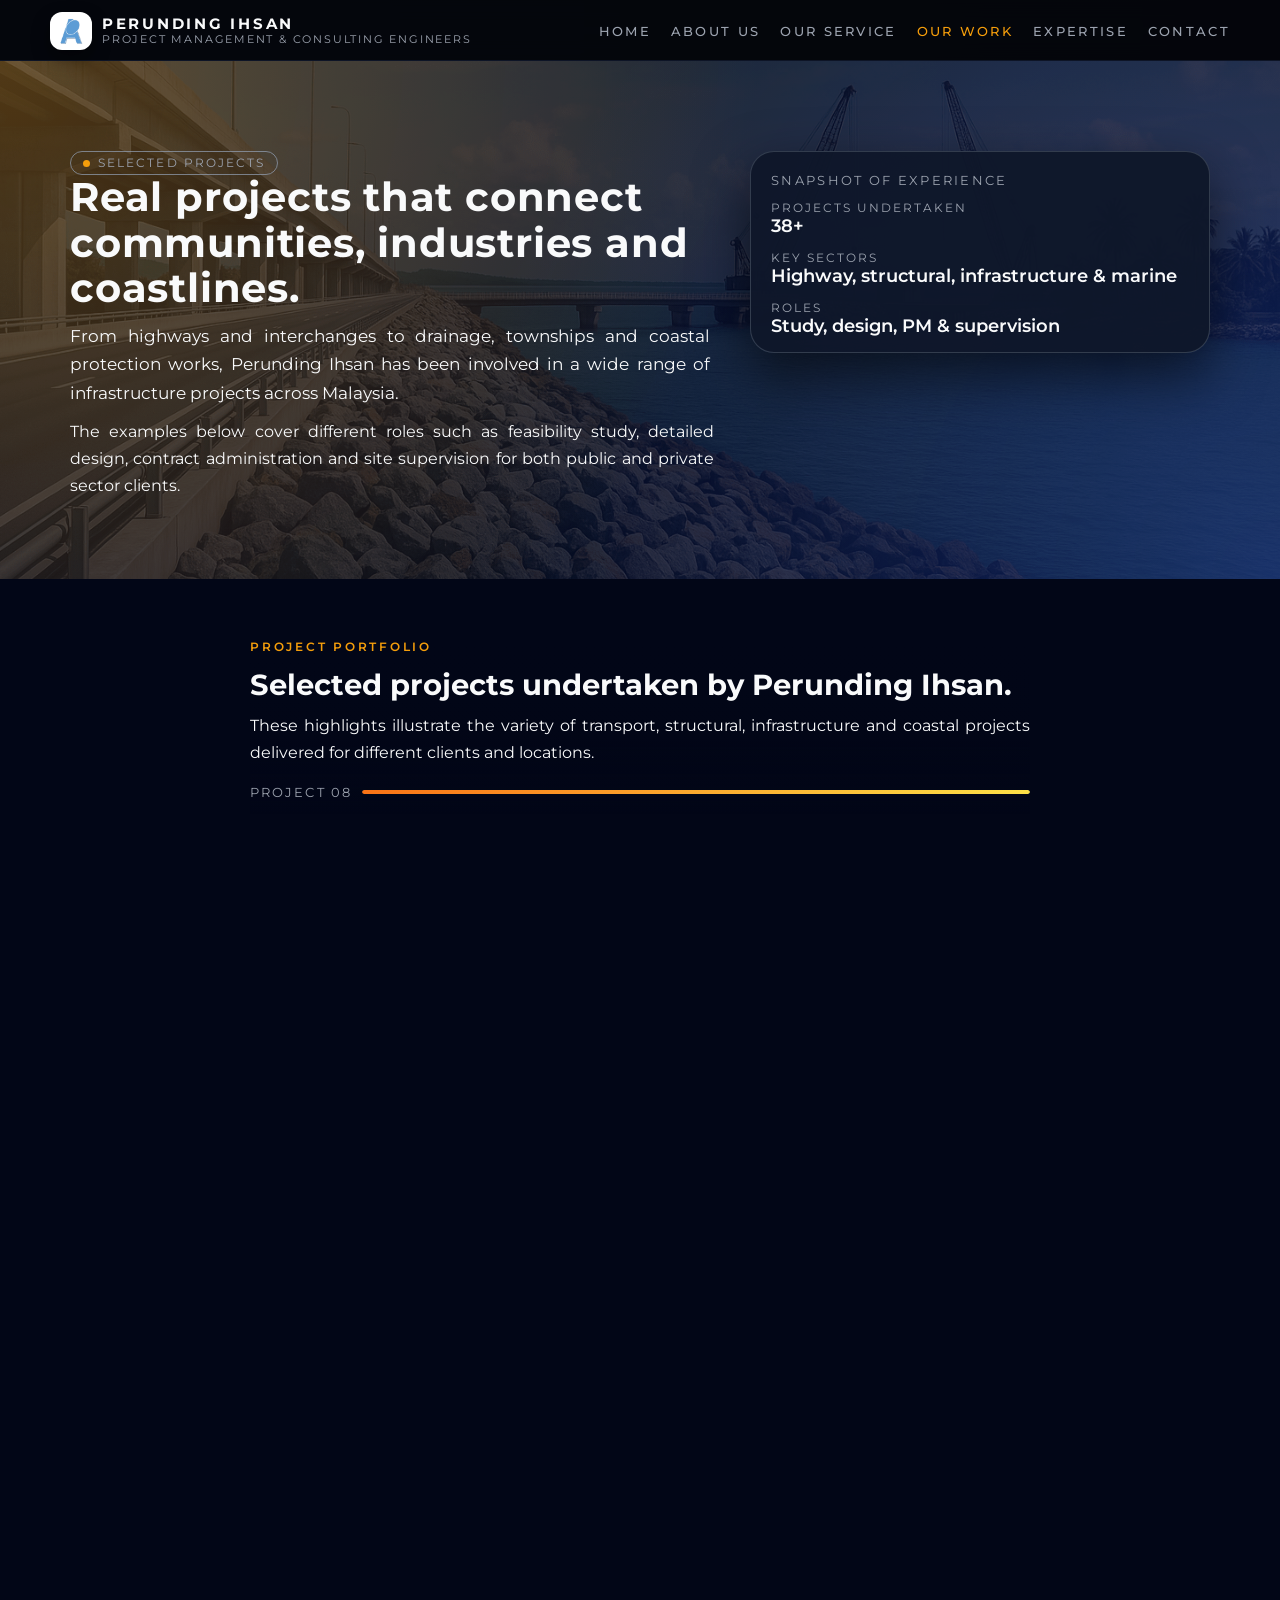
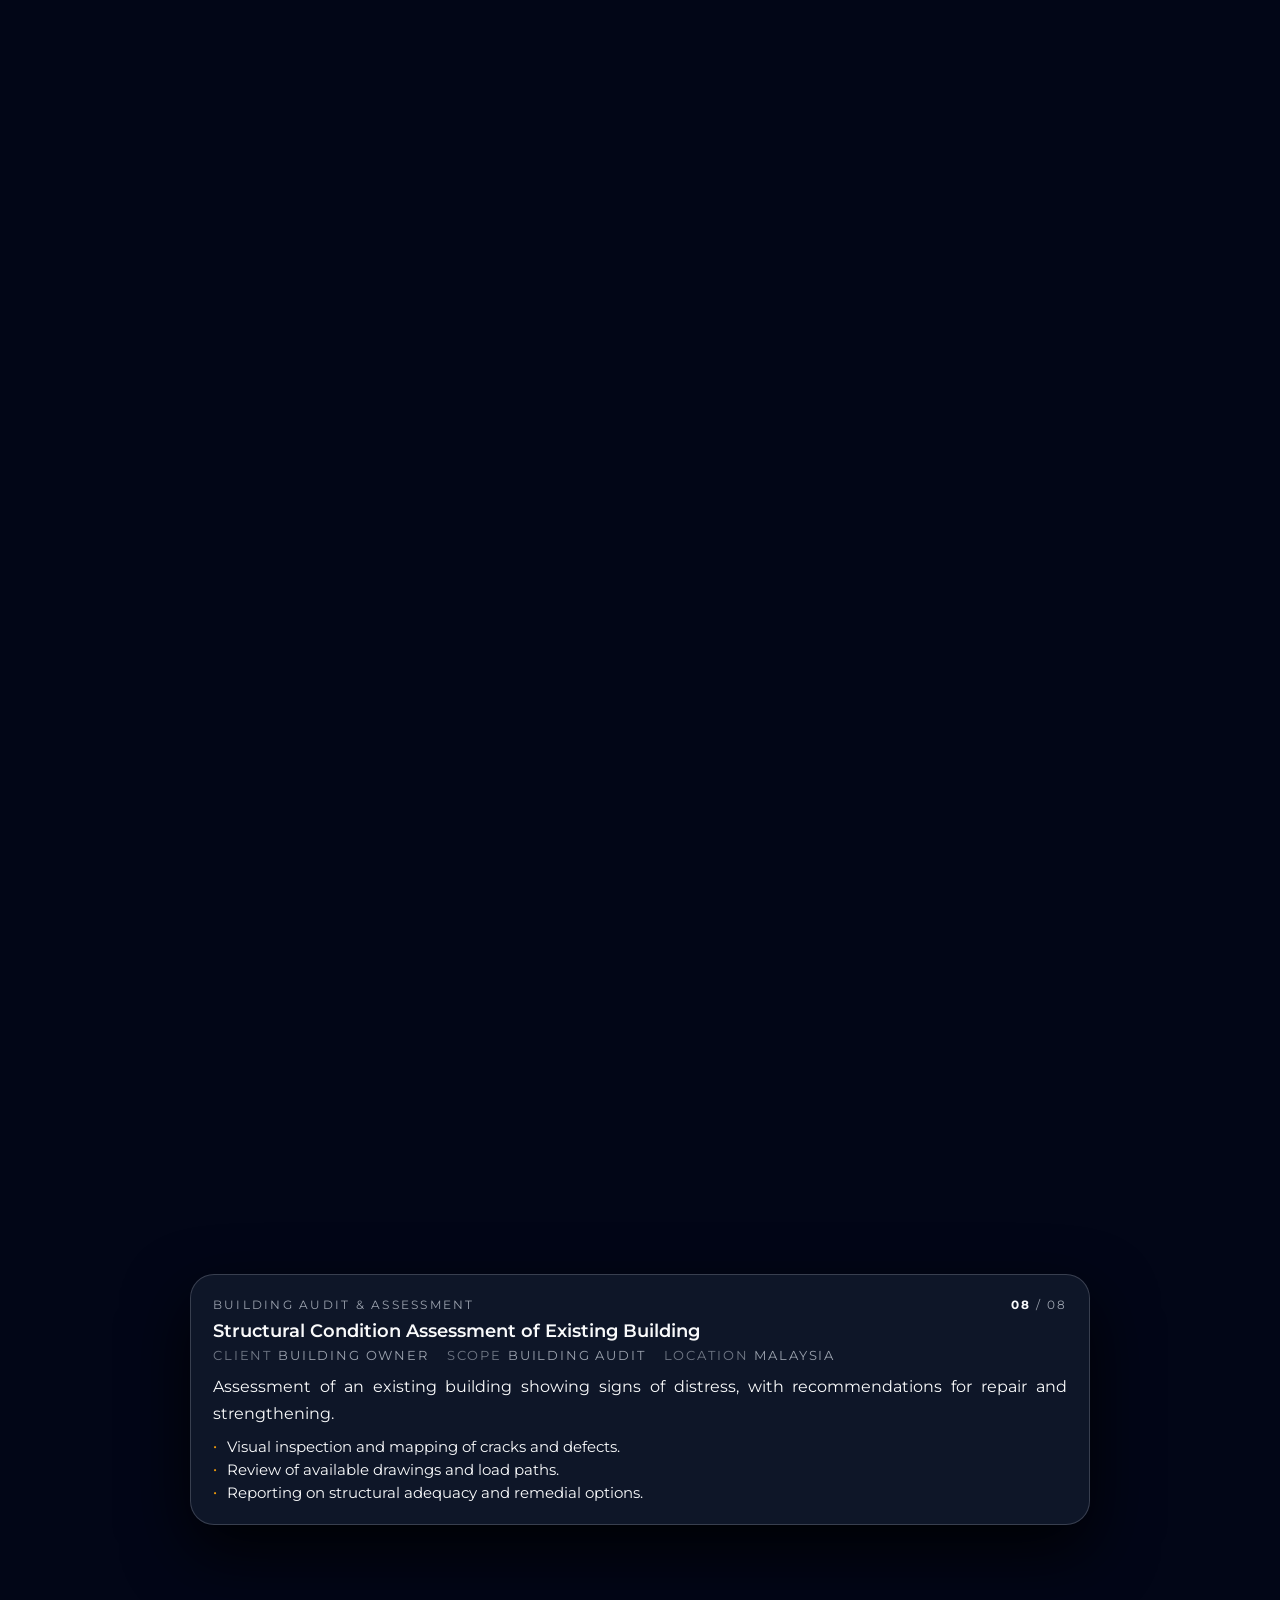
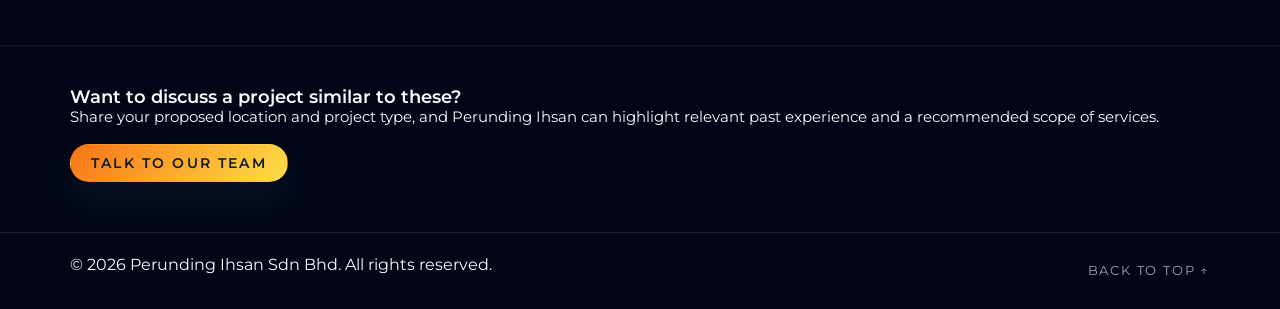
<file: our-work.html>
<!DOCTYPE html>
<html lang="en">
<head>
  <meta charset="UTF-8" />
  <title>Our Work – Perunding Ihsan Sdn Bhd</title>
  <meta name="viewport" content="width=device-width, initial-scale=1.0" />

  <!-- Montserrat -->
  <link rel="preconnect" href="https://fonts.googleapis.com">
  <link rel="preconnect" href="https://fonts.gstatic.com" crossorigin>
  <link href="https://fonts.googleapis.com/css2?family=Montserrat:wght@300;400;500;600;700;800&display=swap" rel="stylesheet">

  <style>
    :root{
      --bg:#05060b;
      --bg-soft:#0b1020;
      --surface:#0b1020;
      --surface-soft:#151826;
      --accent:#f59e0b;
      --accent-soft:rgba(245,158,11,0.14);
      --text:#f9fafb;
      --muted:#9ca3af;
      --border:#1f2937;
      --radius-lg:18px;
      --radius-xl:24px;
      --shadow-soft:0 22px 55px rgba(0,0,0,0.6);
    }

    *,
    *::before,
    *::after{
      box-sizing:border-box;
    }

    html,body{
      margin:0;
      padding:0;
      font-family:"Montserrat", system-ui, -apple-system, BlinkMacSystemFont, "Segoe UI", sans-serif;
      background:radial-gradient(circle at top left,#111827,#020617);
      color:var(--text);
      scroll-behavior:smooth;
    }

    body{
      min-height:100vh;
      display:flex;
      flex-direction:column;
    }

    img{
      max-width:100%;
      display:block;
    }

    .container{
      width:100%;
      max-width:1180px;
      margin:0 auto;
      padding:0 20px;
    }

    /* ========== TOPBAR / NAVIGATION ========== */

    .topbar{
      position:sticky;
      top:0;
      z-index:40;
      background:rgba(5,6,11,0.95);
      backdrop-filter:blur(10px);
      border-bottom:1px solid rgba(15,23,42,0.9);
    }

    .topbar-inner{
      display:flex;
      align-items:center;
      justify-content:space-between;
      padding:12px 0 10px;
    }

    .brand{
      display:flex;
      align-items:center;
      gap:10px;
      text-decoration:none;
      color:var(--text);
    }

    .brand-logo{
      border-radius:12px;
      background:#ffffff;
      padding:4px 6px;
      box-shadow:0 8px 18px rgba(0,0,0,0.35);
      display:flex;
      align-items:center;
      justify-content:center;
    }

    .logo{
      height:30px;
      width:auto;
      display:block;
    }

    .brand-text-wrap{
      display:flex;
      flex-direction:column;
      line-height:1.2;
    }

    .brand-name{
      font-weight:700;
      font-size:.95rem;
      letter-spacing:.18em;
      text-transform:uppercase;
    }

    .brand-tagline{
      font-size:.7rem;
      text-transform:uppercase;
      letter-spacing:.16em;
      color:var(--muted);
    }

    .nav{
      display:flex;
      align-items:center;
      gap:20px;
    }

    .nav a{
      font-size:.8rem;
      font-weight:500;
      text-transform:uppercase;
      letter-spacing:.18em;
      color:var(--muted);
      text-decoration:none;
      padding:4px 0;
    }

    .nav a:hover{
      color:var(--text);
    }

    .nav a.nav-active{
      color:var(--accent);
    }

    .nav-toggle{
      display:none;
      flex-direction:column;
      gap:4px;
      background:none;
      border:none;
      padding:6px 0 6px 10px;
      margin-left:10px;
      cursor:pointer;
    }

    .nav-toggle span{
      display:block;
      width:20px;
      height:2px;
      border-radius:99px;
      background:var(--text);
    }

    @media (max-width: 840px){
      .nav{
        position:fixed;
        inset:56px 16px auto 16px;
        flex-direction:column;
        align-items:flex-start;
        padding:16px 16px 14px;
        background:rgba(15,23,42,0.98);
        border-radius:18px;
        border:1px solid rgba(31,41,55,0.9);
        box-shadow:var(--shadow-soft);
        max-height:0;
        overflow:hidden;
        opacity:0;
        pointer-events:none;
        transition:max-height .22s ease, opacity .16s ease;
      }

      .nav-open{
        max-height:260px;
        opacity:1;
        pointer-events:auto;
      }

      .nav-toggle{
        display:flex;
      }

      .topbar-inner{
        padding:10px 0 9px;
      }
    }

    /* ========== GENERIC ELEMENTS ========== */

    .section{
      padding:80px 0;
    }

    .section-alt{
      background:radial-gradient(circle at center, rgba(15,23,42,0.95), rgba(2,6,23,0.9));
    }

    .section-eyebrow{
      text-transform:uppercase;
      letter-spacing:.23em;
      font-size:.75rem;
      color:var(--accent);
      margin-bottom:14px;
      font-weight:600;
    }

    h1,h2,h3,h4{
      margin:0 0 10px;
      line-height:1.15;
    }

    h1{
      font-size:clamp(2.2rem, 3.1vw, 3rem);
      letter-spacing:.02em;
    }

    h2{
      font-size:clamp(1.5rem, 2.3vw, 2.1rem);
    }

    h3{
      font-size:1rem;
    }

    p{
      margin:0 0 10px;
      font-size:1rem;
      line-height:1.7;
      color:var(--text);
      text-align:justify;
    }

    .lead{
      font-size:1.05rem;
      max-width:640px;
    }

    .pill{
      display:inline-flex;
      align-items:center;
      gap:8px;
      padding:4px 12px;
      border-radius:999px;
      border:1px solid rgba(148,163,184,0.7);
      font-size:.72rem;
      text-transform:uppercase;
      letter-spacing:.18em;
      color:var(--muted);
    }

    .pill-dot{
      width:7px;
      height:7px;
      border-radius:999px;
      background:var(--accent);
    }

    .btn{
      display:inline-flex;
      align-items:center;
      justify-content:center;
      padding:10px 20px;
      border-radius:999px;
      border:1px solid transparent;
      text-decoration:none;
      font-size:.85rem;
      font-weight:600;
      letter-spacing:.16em;
      text-transform:uppercase;
      cursor:pointer;
      gap:8px;
      white-space:nowrap;
    }

    .btn-primary{
      background:linear-gradient(135deg,#f97316,#fde047);
      color:#111827;
      box-shadow:0 18px 35px rgba(15,23,42,0.8);
    }

    .btn-primary:hover{
      filter:brightness(1.05);
    }

    /* ========== HERO ========== */

    .subpage-hero{
      position:relative;
      padding:90px 0 70px;
      background:
        radial-gradient(circle at top left, rgba(245,158,11,0.32), transparent 55%),
        radial-gradient(circle at bottom right, rgba(30,64,175,0.45), transparent 60%),
        linear-gradient(to bottom,#020617,#020617);
      overflow:hidden;
    }

    .subpage-hero::before{
      content:"";
      position:absolute;
      inset:-40px;
      background:url("images/projects.png") right center/cover no-repeat;
      opacity:0.18;
      mix-blend-mode:screen;
      pointer-events:none;
    }

    .subpage-hero-inner{
      position:relative;
      z-index:1;
      display:grid;
      grid-template-columns:minmax(0,1.4fr) minmax(0,1fr);
      gap:36px;
      align-items:flex-start;
    }

    .hero-summary-card{
      background:rgba(15,23,42,0.96);
      border-radius:var(--radius-xl);
      padding:18px 20px 16px;
      border:1px solid rgba(55,65,81,0.9);
      box-shadow:var(--shadow-soft);
    }

    .hero-summary-row{
      display:flex;
      flex-wrap:wrap;
      gap:14px;
      margin-top:8px;
    }

    .hero-stat{
      flex:0 0 auto;
    }

    .hero-stat-label{
      font-size:.78rem;
      text-transform:uppercase;
      letter-spacing:.16em;
      color:var(--muted);
    }

    .hero-stat-value{
      font-weight:600;
      font-size:1.1rem;
    }

    @media (max-width: 880px){
      .subpage-hero-inner{
        grid-template-columns:1fr;
      }
    }

    @media (max-width: 640px){
      .subpage-hero{
        padding:78px 0 56px;
      }

      h1{
        font-size:2rem;
      }

      .lead{
        font-size:.98rem;
      }
    }

    /* ========== STACKED PROJECT CARDS ========== */


.stack-section{
  background:#020617;
  padding:60px 0 80px;          /* sedikit kurang ruang atas */
}

.stack-header{
  max-width:780px;
  margin:0 auto 20px;
  position:sticky;
  top:88px;
  z-index:3;
  padding-bottom:14px;
  background:linear-gradient(
    to bottom,
    #020617 0%,
    rgba(2,6,23,0.98) 55%,
    transparent 100%
  );
}

    .stack-progress{
      margin-top:18px;
      font-size:.82rem;
      text-transform:uppercase;
      letter-spacing:.16em;
      color:var(--muted);
      display:flex;
      align-items:center;
      gap:10px;
    }

    .stack-bar{
      flex:1;
      height:4px;
      border-radius:999px;
      background:#111827;
      overflow:hidden;
      position:relative;
    }

    .stack-bar-fill{
      position:absolute;
      inset:0;
      width:0%;
      border-radius:999px;
      background:linear-gradient(90deg,#f97316,#fde047);
      transition:width .25s ease-out;
    }

  .stack-cards-column{
  max-width:900px;
  margin:0 auto;
  position:relative;
  margin-top:0;             /* pull cards closer to header */
}
    @media (max-width: 720px){
  .stack-header{
    position:static;
    top:auto;
    background:none;
  }
}


.project-card{
  position:sticky;
  top:150px; /* distance from top – adjust a bit if you want closer/ lower */
  background:rgba(15,23,42,0.97);
  border-radius:var(--radius-xl);
  padding:22px 22px 18px;
  border:1px solid rgba(55,65,81,0.95);
  box-shadow:0 18px 45px rgba(0,0,0,0.65);
  margin:0 auto 40px;
  opacity:0;
  transform:scale(.97);
  backdrop-filter:blur(8px);
  transition:
    transform .25s ease,
    opacity .25s ease,
    box-shadow .25s ease,
    border-color .25s ease;
}

.project-card[data-active="true"]{
  opacity:1;
  transform:scale(1);
  box-shadow:0 26px 65px rgba(0,0,0,0.85);
  border-color:rgba(248,250,252,0.18);
}

    .project-tag-row{
      display:flex;
      justify-content:space-between;
      align-items:center;
      gap:8px;
      margin-bottom:8px;
    }

    .project-pill{
      font-size:.78rem;
      text-transform:uppercase;
      letter-spacing:.18em;
      color:var(--muted);
    }

    .project-count{
      font-size:.78rem;
      text-transform:uppercase;
      letter-spacing:.16em;
      color:var(--muted);
      white-space:nowrap;
    }

    .project-count strong{
      color:var(--text);
    }

    .project-title{
      font-size:1.15rem;
      font-weight:600;
      margin-bottom:6px;
    }

    .project-meta{
      display:flex;
      flex-wrap:wrap;
      gap:10px 18px;
      font-size:.82rem;
      text-transform:uppercase;
      letter-spacing:.14em;
      color:var(--muted);
      margin-bottom:10px;
    }

    .project-meta span{
      display:flex;
      align-items:center;
      gap:6px;
    }

    .project-meta-label{
      opacity:.7;
    }

    .project-body{
      font-size:.98rem;
      margin-top:4px;
    }

    .project-body ul{
      list-style:none;
      padding:0;
      margin:8px 0 0;
      font-size:.95rem;
    }

    .project-body li{
      position:relative;
      padding-left:14px;
      margin-bottom:4px;
      text-align:justify;
    }

    .project-body li::before{
      content:"•";
      position:absolute;
      left:0;
      top:0;
      color:var(--accent);
      font-size:.9rem;
    }

    @media (max-width: 640px){
      .project-card{
        padding:18px 16px 16px;
        margin-bottom:32px;
      }

      .project-title{
        font-size:1.05rem;
      }
    }

    /* ========== CTA & FOOTER ========== */

    .cta-strip{
      padding:40px 0 50px;
      border-top:1px solid rgba(15,23,42,0.9);
      background:#020617;
    }

    .cta-inner{
      display:flex;
      flex-wrap:wrap;
      align-items:center;
      justify-content:space-between;
      gap:18px;
    }

    .cta-title{
      font-size:1.1rem;
      font-weight:600;
    }

    .cta-sub{
      font-size:.95rem;
      color:var(--text);
      text-align:justify;
    }

    @media (max-width: 640px){
      .cta-title{
        font-size:1rem;
      }
    }

    .site-footer{
      border-top:1px solid rgba(31,41,55,0.9);
      background:#020617;
      margin-top:auto;
    }

    .footer-inner{
      display:flex;
      align-items:center;
      justify-content:space-between;
      gap:10px;
      padding:18px 20px 20px;
      font-size:.8rem;
      color:var(--muted);
    }

    .back-to-top{
      color:var(--muted);
      text-decoration:none;
      font-size:.8rem;
      letter-spacing:.14em;
      text-transform:uppercase;
    }

    .back-to-top:hover{
      color:var(--accent);
    }

    @media (max-width: 640px){
      .footer-inner{
        flex-direction:column;
        align-items:flex-start;
      }
    }
  </style>
</head>
<body id="top">
  <header class="topbar" id="top">
    <div class="container topbar-inner">
      <a href="index.html#home" class="brand">
        <div class="brand-logo">
          <img src="images/logo.png" alt="Perunding Ihsan Sdn Bhd" class="logo">
        </div>
        <div class="brand-text-wrap">
          <span class="brand-name">Perunding Ihsan</span>
          <span class="brand-tagline">Project Management &amp; Consulting Engineers</span>
        </div>
      </a>

      <nav class="nav">
        <a href="index.html#home">Home</a>
        <a href="about.html">About Us</a>
        <a href="service.html">Our Service</a>
        <a href="our-work.html" class="nav-active">Our Work</a>
        <a href="expertise.html">Expertise</a>
        <a href="contact.html">Contact</a>
      </nav>

      <button class="nav-toggle" aria-label="Toggle navigation">
        <span></span><span></span>
      </button>
    </div>
  </header>

  <main>
    <!-- HERO -->
    <section class="subpage-hero">
      <div class="container subpage-hero-inner">
        <div>
          <div class="pill">
            <span class="pill-dot"></span>
            <span>Selected projects</span>
          </div>
          <h1>Real projects that connect communities, industries and coastlines.</h1>
          <p class="lead">
            From highways and interchanges to drainage, townships and coastal protection works,
            Perunding Ihsan has been involved in a wide range of infrastructure projects across Malaysia.
          </p>
          <p>
            The examples below cover different roles such as feasibility study, detailed design,
            contract administration and site supervision for both public and private sector clients.
          </p>
        </div>

        <aside class="hero-summary-card">
          <p style="text-transform:uppercase; letter-spacing:.18em; font-size:.8rem; color:var(--muted); margin-bottom:6px;">
            Snapshot of experience
          </p>
          <div class="hero-summary-row">
            <div class="hero-stat">
              <div class="hero-stat-label">Projects undertaken</div>
              <div class="hero-stat-value">38+</div>
            </div>
            <div class="hero-stat">
              <div class="hero-stat-label">Key sectors</div>
              <div class="hero-stat-value">Highway, structural, infrastructure &amp; marine</div>
            </div>
            <div class="hero-stat">
              <div class="hero-stat-label">Roles</div>
              <div class="hero-stat-value">Study, design, PM &amp; supervision</div>
            </div>
          </div>
        </aside>
      </div>
    </section>

    <!-- STACKED PROJECTS -->
    <section class="section stack-section">
      <div class="container">
        <div class="stack-header">
          <div class="section-eyebrow">Project portfolio</div>
          <h2>Selected projects undertaken by Perunding Ihsan.</h2>
          <p>
            These highlights illustrate the variety of transport, structural, infrastructure and coastal projects
            delivered for different clients and locations.
          </p>

          <div class="stack-progress">
            <span id="stack-progress-label">Project 01</span>
            <div class="stack-bar">
              <div class="stack-bar-fill" id="stack-bar-fill"></div>
            </div>
          </div>
        </div>

        <div class="stack-cards-column">
          <!-- CARD 1 -->
          <article class="project-card" data-active="true">
            <div class="project-tag-row">
              <div class="project-pill">Highways &amp; Transportation</div>
              <div class="project-count"><strong class="card-index">01</strong> / <span class="card-total">08</span></div>
            </div>
            <h3 class="project-title">Upgrading of Federal Road &amp; Interchange Works</h3>
            <div class="project-meta">
              <span><span class="project-meta-label">Client</span> Government agency</span>
              <span><span class="project-meta-label">Scope</span> Detailed design &amp; supervision</span>
              <span><span class="project-meta-label">Location</span> Peninsular Malaysia</span>
            </div>
            <div class="project-body">
              <p>
                Dual carriageway upgrading with new grade-separated interchange, realignment of existing junctions and
                associated drainage and slope protection works.
              </p>
              <ul>
                <li>Geometric design for mainline, ramps and local access roads.</li>
                <li>Pavement design, road safety furniture and traffic management planning.</li>
                <li>Construction supervision and coordination with local authorities.</li>
              </ul>
            </div>
          </article>

          <!-- CARD 2 -->
          <article class="project-card">
            <div class="project-tag-row">
              <div class="project-pill">Bridge &amp; Structural Works</div>
              <div class="project-count"><strong class="card-index">02</strong> / <span class="card-total">08</span></div>
            </div>
            <h3 class="project-title">River Bridge &amp; Approach Road Improvement</h3>
            <div class="project-meta">
              <span><span class="project-meta-label">Client</span> State public works department</span>
              <span><span class="project-meta-label">Scope</span> Detailed design</span>
              <span><span class="project-meta-label">Location</span> Malaysia</span>
            </div>
            <div class="project-body">
              <p>
                Design of a new multi-span reinforced concrete bridge and realigned approaches to replace an existing
                substandard crossing.
              </p>
              <ul>
                <li>Structural analysis of bridge superstructure and substructure.</li>
                <li>Hydraulic assessment of river flow and scour protection details.</li>
                <li>Design of approach embankments, retaining walls and drainage.</li>
              </ul>
            </div>
          </article>

          <!-- CARD 3 -->
          <article class="project-card">
            <div class="project-tag-row">
              <div class="project-pill">Urban Roads &amp; Access</div>
              <div class="project-count"><strong class="card-index">03</strong> / <span class="card-total">08</span></div>
            </div>
            <h3 class="project-title">Access Road to Industrial Development</h3>
            <div class="project-meta">
              <span><span class="project-meta-label">Client</span> Private developer</span>
              <span><span class="project-meta-label">Scope</span> Study &amp; detailed design</span>
              <span><span class="project-meta-label">Location</span> Malaysia</span>
            </div>
            <div class="project-body">
              <p>
                New access connection from a federal route into an industrial estate, including junction upgrades and
                internal circulation.
              </p>
              <ul>
                <li>Traffic impact study and capacity analysis for existing junction.</li>
                <li>Design of turning lanes, roundabout / signalised junction options.</li>
                <li>Drainage, street lighting and utility coordination.</li>
              </ul>
            </div>
          </article>

          <!-- CARD 4 -->
          <article class="project-card">
            <div class="project-tag-row">
              <div class="project-pill">Township &amp; Infrastructure</div>
              <div class="project-count"><strong class="card-index">04</strong> / <span class="card-total">08</span></div>
            </div>
            <h3 class="project-title">Infrastructure for Mixed Development Township</h3>
            <div class="project-meta">
              <span><span class="project-meta-label">Client</span> Property developer</span>
              <span><span class="project-meta-label">Scope</span> Full infrastructure design</span>
              <span><span class="project-meta-label">Location</span> Malaysia</span>
            </div>
            <div class="project-body">
              <p>
                Platform earthworks, drainage, water supply, sewerage and road network design for a multi-phase
                residential and commercial township.
              </p>
              <ul>
                <li>Earthworks and platform level optimisation.</li>
                <li>Stormwater drainage network and detention / retention facilities.</li>
                <li>Utilities corridors and road hierarchy planning.</li>
              </ul>
            </div>
          </article>

          <!-- CARD 5 -->
          <article class="project-card">
            <div class="project-tag-row">
              <div class="project-pill">Industrial Facilities</div>
              <div class="project-count"><strong class="card-index">05</strong> / <span class="card-total">08</span></div>
            </div>
            <h3 class="project-title">Civil &amp; Structural Works for Industrial Plant</h3>
            <div class="project-meta">
              <span><span class="project-meta-label">Client</span> Industrial operator</span>
              <span><span class="project-meta-label">Scope</span> Structural &amp; civil design</span>
              <span><span class="project-meta-label">Location</span> Malaysia</span>
            </div>
            <div class="project-body">
              <p>
                Structural and civil engineering design for an industrial processing facility, including building
                frames, equipment foundations and external works.
              </p>
              <ul>
                <li>Factory building frame design in steel and reinforced concrete.</li>
                <li>Machine foundations and heavy-duty floor slabs.</li>
                <li>Roads, drainage and ancillary structures within the plant.</li>
              </ul>
            </div>
          </article>

          <!-- CARD 6 -->
          <article class="project-card">
            <div class="project-tag-row">
              <div class="project-pill">Drainage &amp; Flood Mitigation</div>
              <div class="project-count"><strong class="card-index">06</strong> / <span class="card-total">08</span></div>
            </div>
            <h3 class="project-title">River Improvement &amp; Flood Relief Channel</h3>
            <div class="project-meta">
              <span><span class="project-meta-label">Client</span> Local authority</span>
              <span><span class="project-meta-label">Scope</span> Detailed design &amp; supervision</span>
              <span><span class="project-meta-label">Location</span> Malaysia</span>
            </div>
            <div class="project-body">
              <p>
                Channel improvement and construction of a relief channel to reduce flooding risk in a developed
                catchment.
              </p>
              <ul>
                <li>Hydraulic modelling of existing and proposed channel.</li>
                <li>Design of river training works, culverts and outfalls.</li>
                <li>Monitoring of construction and environmental mitigation measures.</li>
              </ul>
            </div>
          </article>

          <!-- CARD 7 -->
          <article class="project-card">
            <div class="project-tag-row">
              <div class="project-pill">Marine &amp; Coastal</div>
              <div class="project-count"><strong class="card-index">07</strong> / <span class="card-total">08</span></div>
            </div>
            <h3 class="project-title">Coastal Revetment &amp; Access Road</h3>
            <div class="project-meta">
              <span><span class="project-meta-label">Client</span> Government agency</span>
              <span><span class="project-meta-label">Scope</span> Design &amp; supervision</span>
              <span><span class="project-meta-label">Location</span> Coastal Malaysia</span>
            </div>
            <div class="project-body">
              <p>
                Design and supervision of rock revetment works and associated access road to protect eroding shoreline.
              </p>
              <ul>
                <li>Coastal protection layout and revetment cross-section design.</li>
                <li>Integration with existing road network and drainage outlets.</li>
                <li>On-site supervision of armour rock placement and quality control.</li>
              </ul>
            </div>
          </article>

          <!-- CARD 8 -->
          <article class="project-card">
            <div class="project-tag-row">
              <div class="project-pill">Building Audit &amp; Assessment</div>
              <div class="project-count"><strong class="card-index">08</strong> / <span class="card-total">08</span></div>
            </div>
            <h3 class="project-title">Structural Condition Assessment of Existing Building</h3>
            <div class="project-meta">
              <span><span class="project-meta-label">Client</span> Building owner</span>
              <span><span class="project-meta-label">Scope</span> Building audit</span>
              <span><span class="project-meta-label">Location</span> Malaysia</span>
            </div>
            <div class="project-body">
              <p>
                Assessment of an existing building showing signs of distress, with recommendations for repair and
                strengthening.
              </p>
              <ul>
                <li>Visual inspection and mapping of cracks and defects.</li>
                <li>Review of available drawings and load paths.</li>
                <li>Reporting on structural adequacy and remedial options.</li>
              </ul>
            </div>
          </article>

          <!-- Duplicate more project-card blocks here for all 38 projects -->
        </div>
      </div>
    </section>

    <!-- CTA -->
    <section class="cta-strip">
      <div class="container cta-inner">
        <div>
          <div class="cta-title">Want to discuss a project similar to these?</div>
          <div class="cta-sub">
            Share your proposed location and project type, and Perunding Ihsan can highlight relevant past experience
            and a recommended scope of services.
          </div>
        </div>
        <a href="contact.html" class="btn btn-primary">Talk to our team</a>
      </div>
    </section>
  </main>

  <footer class="site-footer">
    <div class="container footer-inner">
      <p>© <span id="year"></span> Perunding Ihsan Sdn Bhd. All rights reserved.</p>
      <a href="#top" class="back-to-top">Back to top ↑</a>
    </div>
  </footer>

  <script>
    // Mobile nav toggle
    const navToggle = document.querySelector('.nav-toggle');
    const nav = document.querySelector('.nav');

    if (navToggle && nav) {
      navToggle.addEventListener('click', () => {
        nav.classList.toggle('nav-open');
      });

      nav.querySelectorAll('a').forEach(link => {
        link.addEventListener('click', () => {
          nav.classList.remove('nav-open');
        });
      });
    }

    // Current year in footer
    const yearSpan = document.getElementById('year');
    if (yearSpan) {
      yearSpan.textContent = new Date().getFullYear();
    }

    // Stacked card animation on scroll: only one visible at a time
    const cards = document.querySelectorAll('.project-card');
    const progressLabel = document.getElementById('stack-progress-label');
    const progressBarFill = document.getElementById('stack-bar-fill');

    const total = cards.length;
    cards.forEach((card, idx) => {
      const idxEl = card.querySelector('.card-index');
      const totalEl = card.querySelector('.card-total');
      if (idxEl) idxEl.textContent = String(idx + 1).padStart(2,'0');
      if (totalEl) totalEl.textContent = String(total).padStart(2,'0');
    });

    const observer = new IntersectionObserver((entries) => {
      entries.forEach(entry => {
        if (entry.isIntersecting) {
          cards.forEach(c => c.dataset.active = 'false');
          entry.target.dataset.active = 'true';

          const index = Array.from(cards).indexOf(entry.target);
          const current = index + 1;

          if (progressLabel) {
            progressLabel.textContent = `Project ${String(current).padStart(2,'0')}`;
          }
          if (progressBarFill) {
            progressBarFill.style.width = (current / total * 100) + '%';
          }
        }
      });
    }, { threshold: 0.55 });

    cards.forEach(card => observer.observe(card));
  </script>
</body>
</html>
</file>
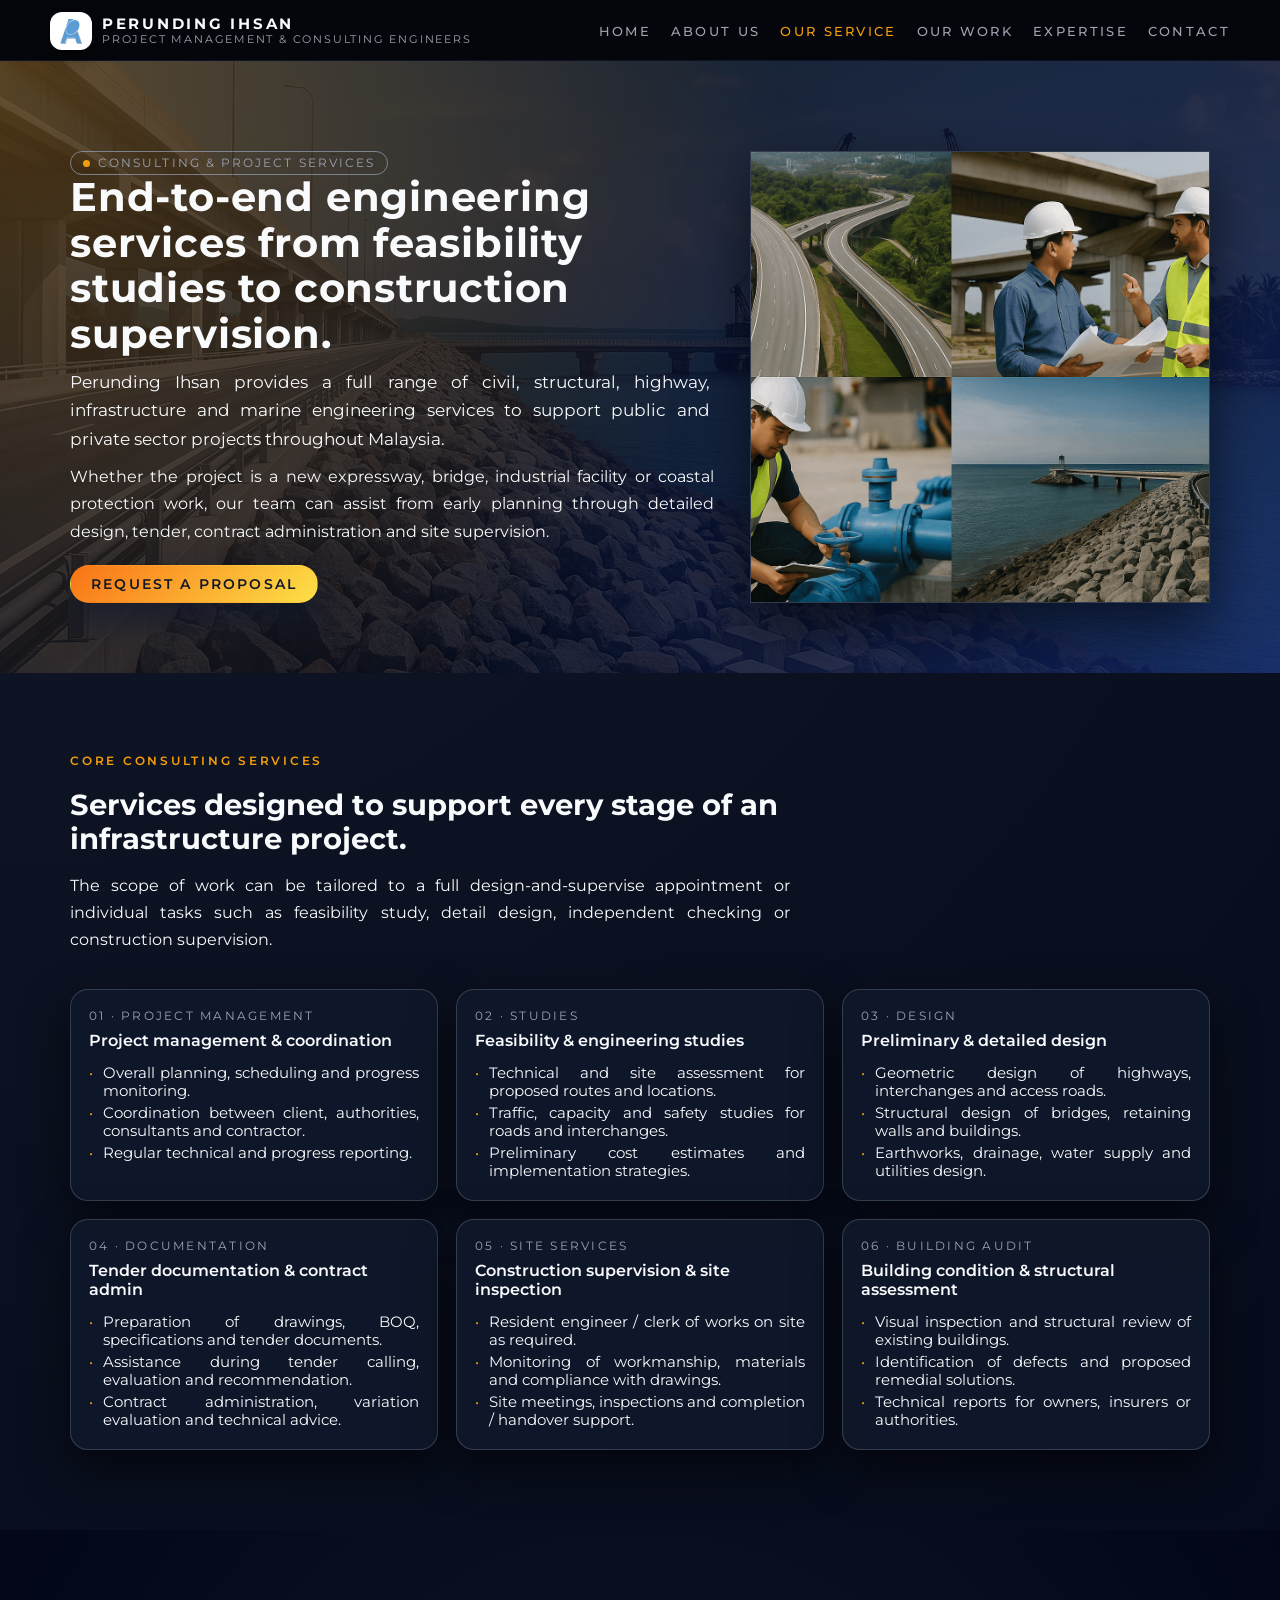
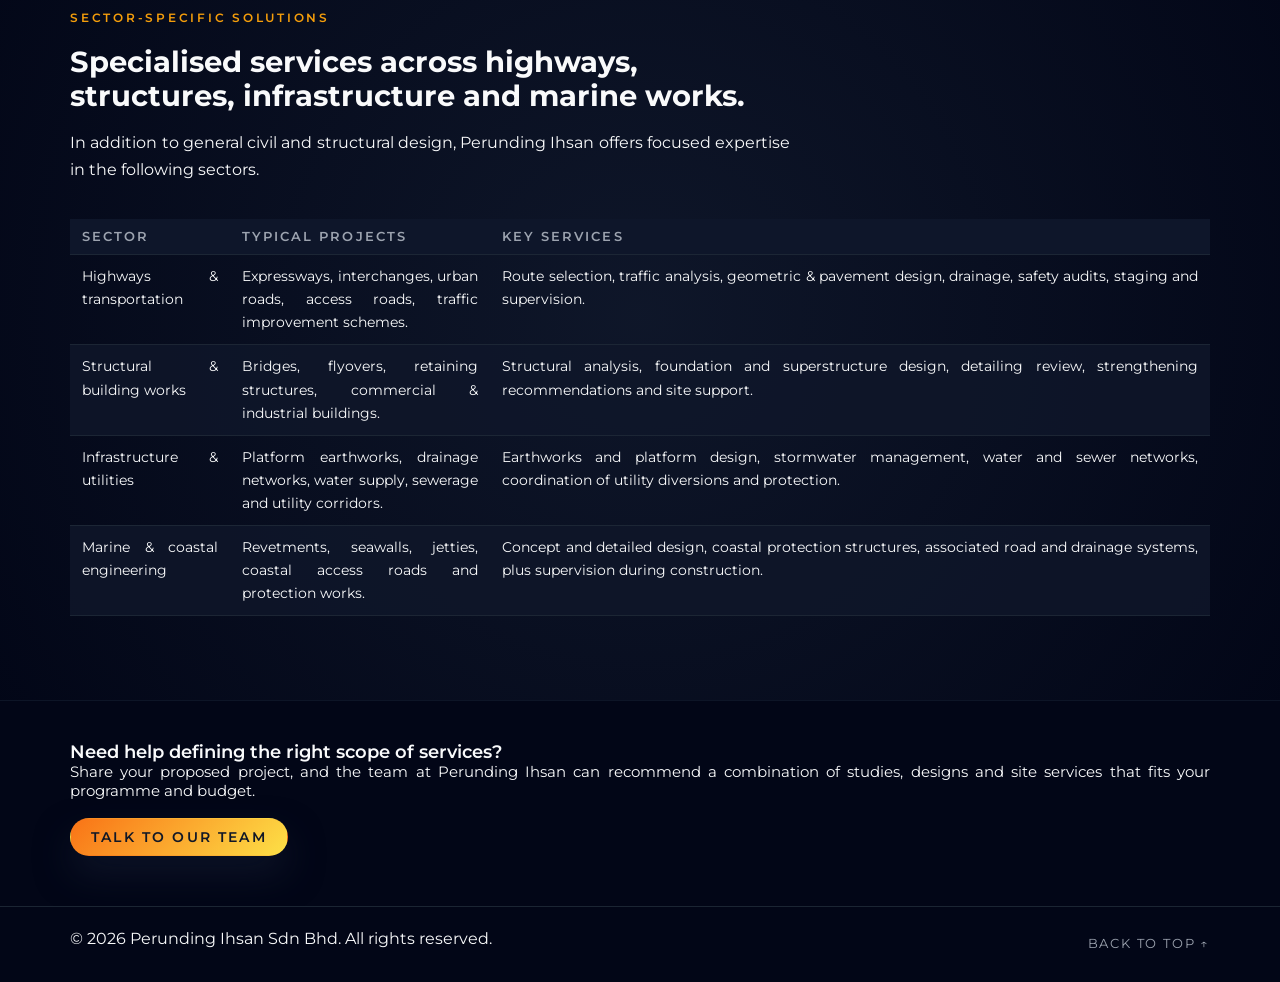
<file: service.html>
<!DOCTYPE html>
<html lang="en">
<head>
  <meta charset="UTF-8" />
  <title>Services – Perunding Ihsan Sdn Bhd</title>
  <meta name="viewport" content="width=device-width, initial-scale=1.0" />

  <!-- Montserrat -->
  <link rel="preconnect" href="https://fonts.googleapis.com">
  <link rel="preconnect" href="https://fonts.gstatic.com" crossorigin>
  <link href="https://fonts.googleapis.com/css2?family=Montserrat:wght@300;400;500;600;700;800&display=swap" rel="stylesheet">

  <style>
    :root{
      --bg:#05060b;
      --bg-soft:#0b1020;
      --surface:#0b1020;
      --surface-soft:#151826;
      --accent:#f59e0b;
      --accent-soft:rgba(245,158,11,0.14);
      --text:#f9fafb;
      --muted:#9ca3af;
      --border:#1f2937;
      --radius-lg:18px;
      --radius-xl:24px;
      --shadow-soft:0 22px 55px rgba(0,0,0,0.6);
    }

    *,
    *::before,
    *::after{
      box-sizing:border-box;
    }

    html,body{
      margin:0;
      padding:0;
      font-family:"Montserrat", system-ui, -apple-system, BlinkMacSystemFont, "Segoe UI", sans-serif;
      background:radial-gradient(circle at top left,#111827,#020617);
      color:var(--text);
      scroll-behavior:smooth;
    }

    body{
      min-height:100vh;
      display:flex;
      flex-direction:column;
    }

    img{
      max-width:100%;
      display:block;
    }

    .container{
      width:100%;
      max-width:1180px;
      margin:0 auto;
      padding:0 20px;
    }

    /* ========== TOPBAR / NAVIGATION ========== */

    .topbar{
      position:sticky;
      top:0;
      z-index:40;
      background:rgba(5,6,11,0.95);
      backdrop-filter:blur(10px);
      border-bottom:1px solid rgba(15,23,42,0.9);
    }

    .topbar-inner{
      display:flex;
      align-items:center;
      justify-content:space-between;
      padding:12px 0 10px;
    }

    .brand{
      display:flex;
      align-items:center;
      gap:10px;
      text-decoration:none;
      color:var(--text);
    }

    /* use this logo style from now on */
    .brand-logo{
      border-radius:12px;
      background:#ffffff; /* makes the white logo look intentional */
      padding:4px 6px;
      box-shadow:0 8px 18px rgba(0,0,0,0.35);
      display:flex;
      align-items:center;
      justify-content:center;
    }

    .logo{
      height:30px;
      width:auto;
      display:block;
    }

    .brand-text-wrap{
      display:flex;
      flex-direction:column;
      line-height:1.2;
    }

    .brand-name{
      font-weight:700;
      font-size:.95rem;
      letter-spacing:.18em;
      text-transform:uppercase;
    }

    .brand-tagline{
      font-size:.7rem;
      text-transform:uppercase;
      letter-spacing:.16em;
      color:var(--muted);
    }

    .nav{
      display:flex;
      align-items:center;
      gap:20px;
    }

    .nav a{
      font-size:.8rem;
      font-weight:500;
      text-transform:uppercase;
      letter-spacing:.18em;
      color:var(--muted);
      text-decoration:none;
      padding:4px 0;
    }

    .nav a:hover{
      color:var(--text);
    }

    .nav a.nav-active{
      color:var(--accent);
    }

    /* Mobile nav toggle */

    .nav-toggle{
      display:none;
      flex-direction:column;
      gap:4px;
      background:none;
      border:none;
      padding:6px 0 6px 10px;
      margin-left:10px;
      cursor:pointer;
    }

    .nav-toggle span{
      display:block;
      width:20px;
      height:2px;
      border-radius:99px;
      background:var(--text);
    }

    @media (max-width: 840px){
      .nav{
        position:fixed;
        inset:56px 16px auto 16px;
        flex-direction:column;
        align-items:flex-start;
        padding:16px 16px 14px;
        background:rgba(15,23,42,0.98);
        border-radius:18px;
        border:1px solid rgba(31,41,55,0.9);
        box-shadow:var(--shadow-soft);
        max-height:0;
        overflow:hidden;
        opacity:0;
        pointer-events:none;
        transition:max-height .22s ease, opacity .16s ease;
      }

      .nav-open{
        max-height:260px;
        opacity:1;
        pointer-events:auto;
      }

      .nav-toggle{
        display:flex;
      }

      .topbar-inner{
        padding:10px 0 9px;
      }
    }

    /* ========== GENERIC ELEMENTS ========== */

    .section{
      padding:80px 0;
    }

    .section-alt{
      background:radial-gradient(circle at center, rgba(15,23,42,0.95), rgba(2,6,23,0.9));
    }

    .section-eyebrow{
      text-transform:uppercase;
      letter-spacing:.23em;
      font-size:.75rem;
      color:var(--accent);
      margin-bottom:14px;
      font-weight:600;
    }

    h1,h2,h3,h4{
      margin:0 0 10px;
      line-height:1.15;
    }

    h1{
      font-size:clamp(2.2rem, 3.1vw, 3rem);
      letter-spacing:.02em;
    }

    h2{
      font-size:clamp(1.5rem, 2.3vw, 2.1rem);
    }

    h3{
      font-size:1rem;
    }

    p{
      margin:0 0 10px;
      font-size:1rem;
      line-height:1.7;
      color:var(--text);      /* white */
      text-align:justify;     /* justified */
    }

    .lead{
      font-size:1.05rem;
      max-width:640px;
    }

    .btn{
      display:inline-flex;
      align-items:center;
      justify-content:center;
      padding:10px 20px;
      border-radius:999px;
      border:1px solid transparent;
      text-decoration:none;
      font-size:.85rem;
      font-weight:600;
      letter-spacing:.16em;
      text-transform:uppercase;
      cursor:pointer;
      gap:8px;
      white-space:nowrap;
    }

    .btn-primary{
      background:linear-gradient(135deg,#f97316,#fde047);
      color:#111827;
      box-shadow:0 18px 35px rgba(15,23,42,0.8);
    }

    .btn-primary:hover{
      filter:brightness(1.05);
    }

    .pill{
      display:inline-flex;
      align-items:center;
      gap:8px;
      padding:4px 12px;
      border-radius:999px;
      border:1px solid rgba(148,163,184,0.7);
      font-size:.72rem;
      text-transform:uppercase;
      letter-spacing:.18em;
      color:var(--muted);
    }

    .pill-dot{
      width:7px;
      height:7px;
      border-radius:999px;
      background:var(--accent);
    }

    /* ========== SERVICES HERO ========== */

    .subpage-hero{
      position:relative;
      padding:90px 0 70px;
      background:
        radial-gradient(circle at top left, rgba(245,158,11,0.3), transparent 55%),
        radial-gradient(circle at bottom right, rgba(30,64,175,0.45), transparent 60%),
        linear-gradient(to bottom,#020617,#020617);
      overflow:hidden;
    }

    .subpage-hero::before{
      content:"";
      position:absolute;
      inset:-40px;
      background:url("images/projects.png") right center/cover no-repeat;
      opacity:0.16;
      mix-blend-mode:screen;
      pointer-events:none;
    }

    .subpage-hero-inner{
      position:relative;
      z-index:1;
      display:grid;
      grid-template-columns:minmax(0,1.4fr) minmax(0,1fr);
      gap:36px;
      align-items:flex-start;
    }

.hero-media-card{
  background:rgba(15,23,42,0.96);
  border-radius:var(--radius-x2);
  padding:0;                     /* full-bleed image */
  border:1px solid rgba(55,65,81,0.9);
  box-shadow:var(--shadow-soft);
  overflow:hidden;
}

.hero-media-img{
  width:100%;
  height:450px;                  /* BIG image on desktop */
  background:url("images/service.png") center/cover no-repeat;
}

/* smaller height on mobile so it still looks good */
@media (max-width: 1000px){
  .hero-media-img{
    height:230px;
  }
}


    .hero-media-caption{
      margin-top:8px;
      font-size:.8rem;
      text-transform:uppercase;
      letter-spacing:.16em;
      color:var(--muted);
    }

    @media (max-width: 880px){
      .subpage-hero-inner{
        grid-template-columns:1fr;
      }

      .hero-media-img{
        height:200px;
      }
    }

    @media (max-width: 640px){
      .subpage-hero{
        padding:78px 0 56px;
      }

      h1{
        font-size:2rem;
      }

      .lead{
        font-size:.98rem;
      }
    }

    /* ========== SERVICES GRID ========== */

    .section-header{
      display:flex;
      flex-direction:column;
      gap:6px;
      margin-bottom:26px;
      max-width:720px;
    }

    .card-grid{
      display:grid;
      grid-template-columns:repeat(3,minmax(0,1fr));
      gap:18px;
    }

    .service-card{
      background:rgba(15,23,42,0.97);
      border-radius:var(--radius-lg);
      padding:18px 18px 16px;
      border:1px solid rgba(55,65,81,0.95);
      box-shadow:0 18px 45px rgba(0,0,0,0.6);
      display:flex;
      flex-direction:column;
      gap:8px;
    }

    .service-tag{
      font-size:.78rem;
      text-transform:uppercase;
      letter-spacing:.18em;
      color:var(--muted);
    }

    .service-title{
      font-size:1rem;
      font-weight:600;
    }

    .service-points{
      list-style:none;
      padding:0;
      margin:6px 0 0;
      font-size:.92rem;
    }

    .service-points li{
      position:relative;
      padding-left:14px;
      margin-bottom:4px;
      text-align:justify;
    }

    .service-points li::before{
      content:"•";
      position:absolute;
      left:0;
      top:0;
      color:var(--accent);
      font-size:.9rem;
    }

    @media (max-width: 900px){
      .card-grid{
        grid-template-columns:repeat(2,minmax(0,1fr));
      }
    }

    @media (max-width: 640px){
      .card-grid{
        grid-template-columns:1fr;
      }
    }

    /* ========== SECTOR TABLE ========== */

    .table-scroll{
      width:100%;
      overflow-x:auto;
      padding-bottom:4px;
    }

    .cap-table{
      width:100%;
      border-collapse:collapse;
      min-width:560px;
      font-size:.9rem;
    }

    .cap-table thead{
      background:rgba(15,23,42,0.98);
    }

    .cap-table th,
    .cap-table td{
      padding:10px 12px;
      border-bottom:1px solid rgba(31,41,55,0.9);
      vertical-align:top;
      text-align:justify;
    }

    .cap-table th{
      text-align:left;
      font-size:.8rem;
      text-transform:uppercase;
      letter-spacing:.16em;
      color:var(--muted);
      font-weight:600;
    }

    .cap-table td{
      color:var(--text);  /* white text in table */
      line-height:1.6;
    }

    .cap-table tbody tr:nth-child(even){
      background:rgba(15,23,42,0.82);
    }

    /* ========== CTA & FOOTER ========== */

    .cta-strip{
      padding:40px 0 50px;
      border-top:1px solid rgba(15,23,42,0.9);
      background:#020617;
    }

    .cta-inner{
      display:flex;
      flex-wrap:wrap;
      align-items:center;
      justify-content:space-between;
      gap:18px;
    }

    .cta-title{
      font-size:1.1rem;
      font-weight:600;
    }

    .cta-sub{
      font-size:.95rem;
      color:var(--text);
      text-align:justify;
    }

    @media (max-width: 640px){
      .cta-title{
        font-size:1rem;
      }
    }

    .site-footer{
      border-top:1px solid rgba(31,41,55,0.9);
      background:#020617;
      margin-top:auto;
    }

    .footer-inner{
      display:flex;
      align-items:center;
      justify-content:space-between;
      gap:10px;
      padding:18px 20px 20px;
      font-size:.8rem;
      color:var(--muted);
    }

    .back-to-top{
      color:var(--muted);
      text-decoration:none;
      font-size:.8rem;
      letter-spacing:.14em;
      text-transform:uppercase;
    }

    .back-to-top:hover{
      color:var(--accent);
    }

    @media (max-width: 640px){
      .footer-inner{
        flex-direction:column;
        align-items:flex-start;
      }
    }
  </style>
</head>
<body id="top">
  <header class="topbar" id="top">
    <div class="container topbar-inner">
      <a href="index.html#home" class="brand">
        <div class="brand-logo">
          <img src="images/logo.png" alt="Perunding Ihsan Sdn Bhd" class="logo">
        </div>
        <div class="brand-text-wrap">
          <span class="brand-name">Perunding Ihsan</span>
          <span class="brand-tagline">Project Management &amp; Consulting Engineers</span>
        </div>
      </a>

      <nav class="nav">
        <a href="index.html#home">Home</a>
        <a href="about.html">About Us</a>
        <a href="services.html" class="nav-active">Our Service</a>
        <a href="our-work.html">Our Work</a>
        <a href="expertise.html">Expertise</a>
        <a href="contact.html">Contact</a>
      </nav>

      <button class="nav-toggle" aria-label="Toggle navigation">
        <span></span><span></span>
      </button>
    </div>
  </header>

  <main>
    <!-- SERVICES HERO -->
    <section class="subpage-hero">
      <div class="container subpage-hero-inner">
        <div>
          <div class="pill">
            <span class="pill-dot"></span>
            <span>Consulting &amp; project services</span>
          </div>
          <h1>
            End-to-end engineering services from feasibility studies to construction supervision.
          </h1>
          <p class="lead">
            Perunding Ihsan provides a full range of civil, structural, highway, infrastructure and marine
            engineering services to support public and private sector projects throughout Malaysia.
          </p>
          <p>
            Whether the project is a new expressway, bridge, industrial facility or coastal protection work,
            our team can assist from early planning through detailed design, tender, contract administration
            and site supervision.
          </p>
          <a href="index.html#contact" class="btn btn-primary" style="margin-top:10px;">Request a proposal</a>
        </div>

        <aside class="hero-media-card">
          <!-- you can replace this with any stock / project image -->
          <div class="hero-media-img"></div>
        </aside>
      </div>
    </section>

    <!-- CORE SERVICES -->
    <section class="section">
      <div class="container">
        <div class="section-header">
          <div class="section-eyebrow">Core consulting services</div>
          <h2>Services designed to support every stage of an infrastructure project.</h2>
          <p>
            The scope of work can be tailored to a full design-and-supervise appointment or individual tasks such as
            feasibility study, detail design, independent checking or construction supervision.
          </p>
        </div>

        <div class="card-grid">
          <article class="service-card">
            <div class="service-tag">01 · Project management</div>
            <div class="service-title">Project management &amp; coordination</div>
            <ul class="service-points">
              <li>Overall planning, scheduling and progress monitoring.</li>
              <li>Coordination between client, authorities, consultants and contractor.</li>
              <li>Regular technical and progress reporting.</li>
            </ul>
          </article>

          <article class="service-card">
            <div class="service-tag">02 · Studies</div>
            <div class="service-title">Feasibility &amp; engineering studies</div>
            <ul class="service-points">
              <li>Technical and site assessment for proposed routes and locations.</li>
              <li>Traffic, capacity and safety studies for roads and interchanges.</li>
              <li>Preliminary cost estimates and implementation strategies.</li>
            </ul>
          </article>

          <article class="service-card">
            <div class="service-tag">03 · Design</div>
            <div class="service-title">Preliminary &amp; detailed design</div>
            <ul class="service-points">
              <li>Geometric design of highways, interchanges and access roads.</li>
              <li>Structural design of bridges, retaining walls and buildings.</li>
              <li>Earthworks, drainage, water supply and utilities design.</li>
            </ul>
          </article>

          <article class="service-card">
            <div class="service-tag">04 · Documentation</div>
            <div class="service-title">Tender documentation &amp; contract admin</div>
            <ul class="service-points">
              <li>Preparation of drawings, BOQ, specifications and tender documents.</li>
              <li>Assistance during tender calling, evaluation and recommendation.</li>
              <li>Contract administration, variation evaluation and technical advice.</li>
            </ul>
          </article>

          <article class="service-card">
            <div class="service-tag">05 · Site services</div>
            <div class="service-title">Construction supervision &amp; site inspection</div>
            <ul class="service-points">
              <li>Resident engineer / clerk of works on site as required.</li>
              <li>Monitoring of workmanship, materials and compliance with drawings.</li>
              <li>Site meetings, inspections and completion / handover support.</li>
            </ul>
          </article>

          <article class="service-card">
            <div class="service-tag">06 · Building audit</div>
            <div class="service-title">Building condition &amp; structural assessment</div>
            <ul class="service-points">
              <li>Visual inspection and structural review of existing buildings.</li>
              <li>Identification of defects and proposed remedial solutions.</li>
              <li>Technical reports for owners, insurers or authorities.</li>
            </ul>
          </article>
        </div>
      </div>
    </section>

    <!-- SECTOR-SPECIFIC SERVICES -->
    <section class="section section-alt">
      <div class="container">
        <div class="section-header">
          <div class="section-eyebrow">Sector-specific solutions</div>
          <h2>Specialised services across highways, structures, infrastructure and marine works.</h2>
          <p>
            In addition to general civil and structural design, Perunding Ihsan offers focused expertise in the
            following sectors.
          </p>
        </div>

        <div class="table-scroll">
          <table class="cap-table">
            <thead>
              <tr>
                <th style="width:160px;">Sector</th>
                <th style="width:260px;">Typical projects</th>
                <th>Key services</th>
              </tr>
            </thead>
            <tbody>
              <tr>
                <td>Highways &amp; transportation</td>
                <td>Expressways, interchanges, urban roads, access roads, traffic improvement schemes.</td>
                <td>
                  Route selection, traffic analysis, geometric &amp; pavement design, drainage, safety audits,
                  staging and supervision.
                </td>
              </tr>
              <tr>
                <td>Structural &amp; building works</td>
                <td>Bridges, flyovers, retaining structures, commercial &amp; industrial buildings.</td>
                <td>
                  Structural analysis, foundation and superstructure design, detailing review, strengthening
                  recommendations and site support.
                </td>
              </tr>
              <tr>
                <td>Infrastructure &amp; utilities</td>
                <td>Platform earthworks, drainage networks, water supply, sewerage and utility corridors.</td>
                <td>
                  Earthworks and platform design, stormwater management, water and sewer networks, coordination of
                  utility diversions and protection.
                </td>
              </tr>
              <tr>
                <td>Marine &amp; coastal engineering</td>
                <td>Revetments, seawalls, jetties, coastal access roads and protection works.</td>
                <td>
                  Concept and detailed design, coastal protection structures, associated road and drainage systems,
                  plus supervision during construction.
                </td>
              </tr>
            </tbody>
          </table>
        </div>
      </div>
    </section>

    <!-- CTA -->
    <section class="cta-strip">
      <div class="container cta-inner">
        <div>
          <div class="cta-title">Need help defining the right scope of services?</div>
          <div class="cta-sub">
            Share your proposed project, and the team at Perunding Ihsan can recommend a combination of studies,
            designs and site services that fits your programme and budget.
          </div>
        </div>
        <a href="contact.html" class="btn btn-primary">Talk to our team</a>
      </div>
    </section>
  </main>

  <footer class="site-footer">
    <div class="container footer-inner">
      <p>© <span id="year"></span> Perunding Ihsan Sdn Bhd. All rights reserved.</p>
      <a href="#top" class="back-to-top">Back to top ↑</a>
    </div>
  </footer>

  <script>
    // Mobile nav toggle
    const navToggle = document.querySelector('.nav-toggle');
    const nav = document.querySelector('.nav');

    if (navToggle && nav) {
      navToggle.addEventListener('click', () => {
        nav.classList.toggle('nav-open');
      });

      nav.querySelectorAll('a').forEach(link => {
        link.addEventListener('click', () => {
          nav.classList.remove('nav-open');
        });
      });
    }

    // Current year in footer
    const yearSpan = document.getElementById('year');
    if (yearSpan) {
      yearSpan.textContent = new Date().getFullYear();
    }
  </script>
</body>
</html>
</file>
